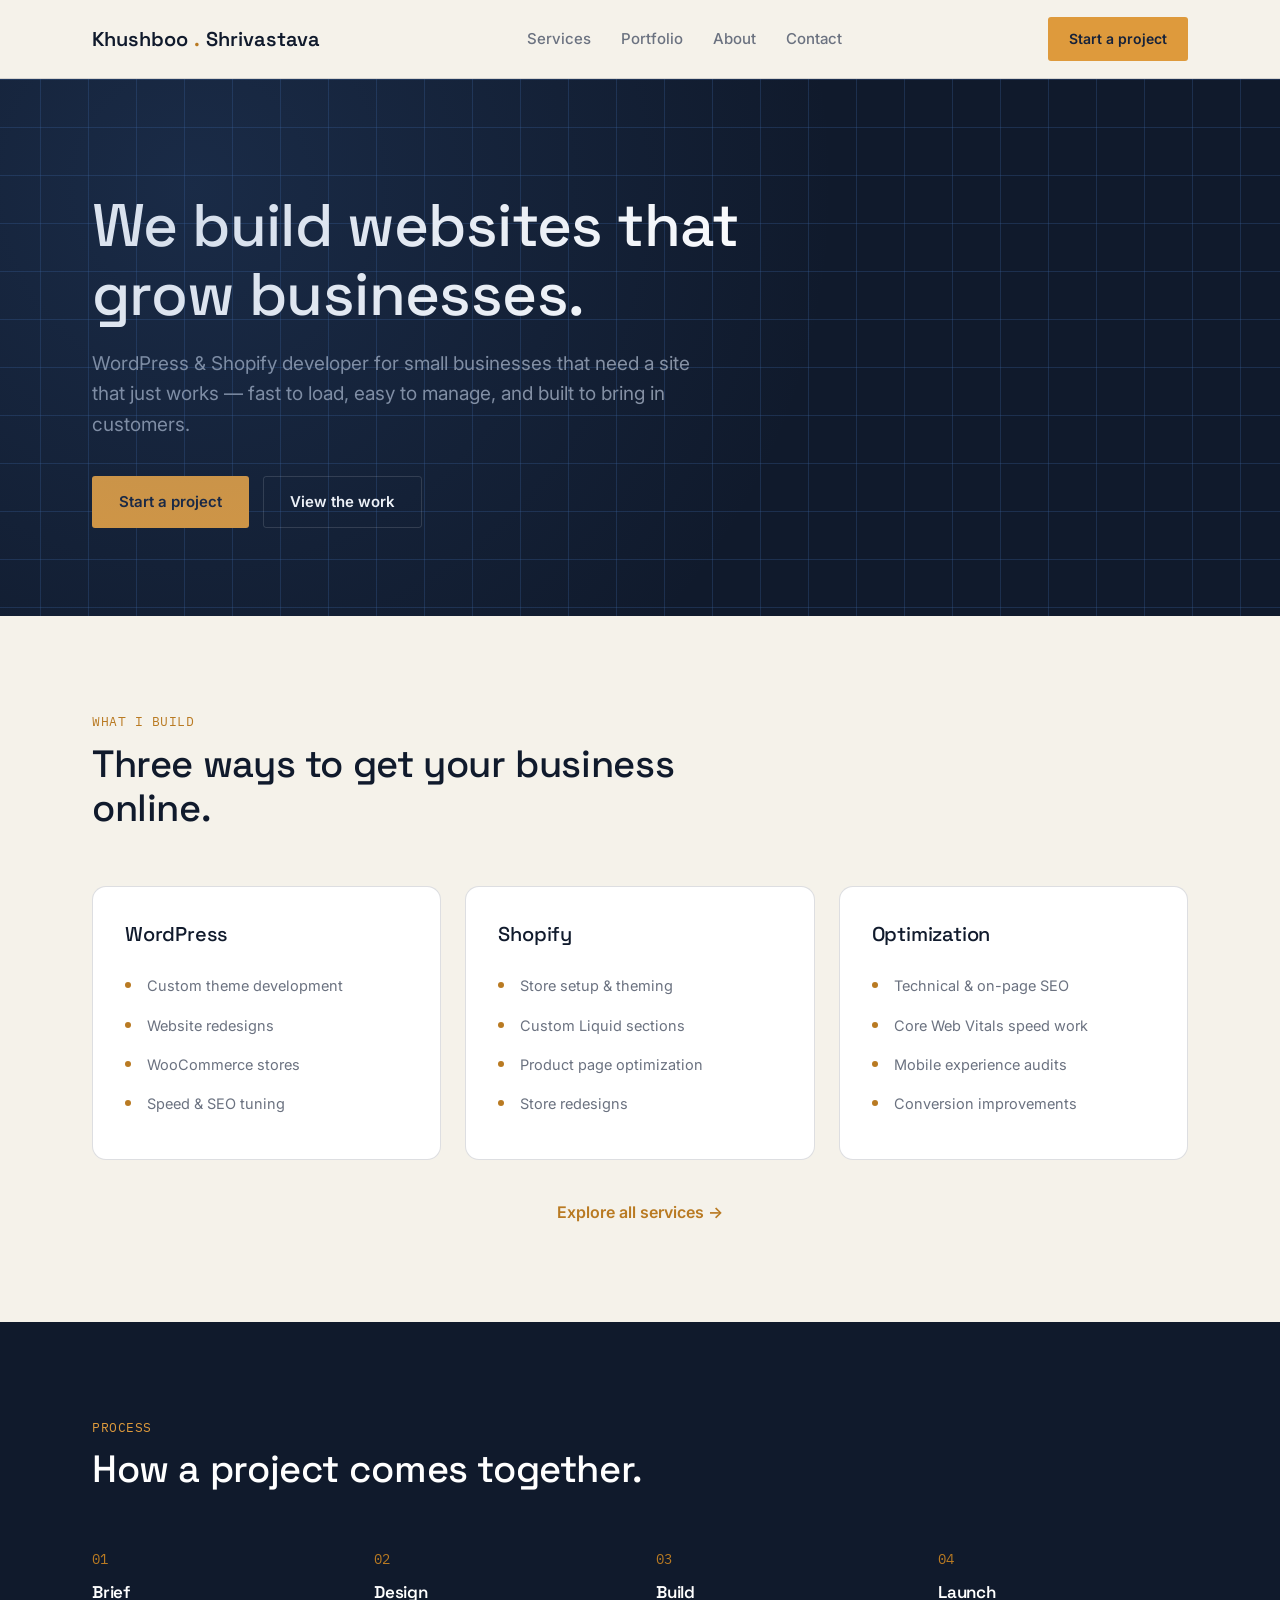
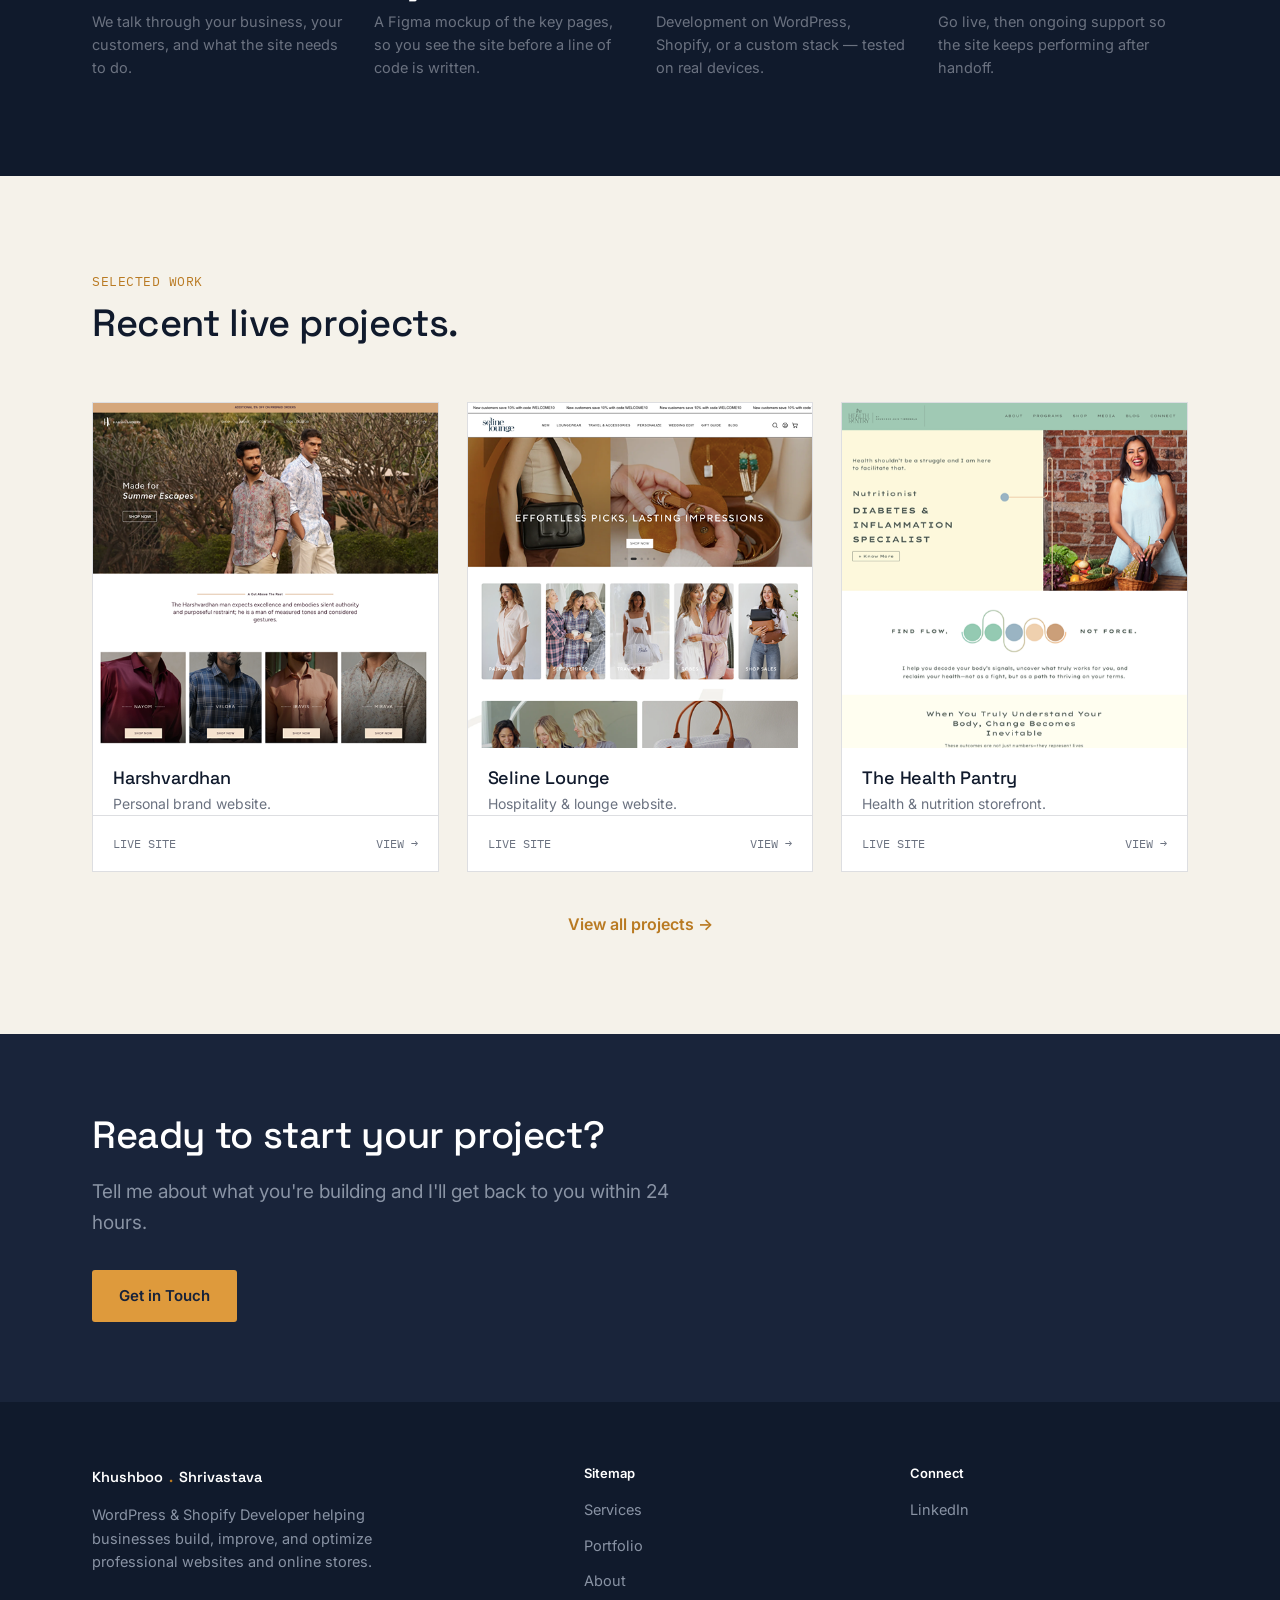
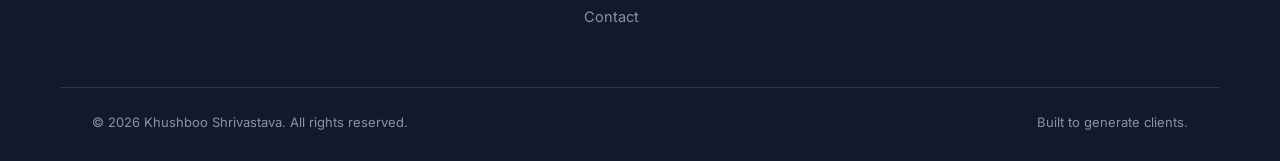
<file: index.html>
<!DOCTYPE html>
<html lang="en">
<head>
  <meta charset="UTF-8" />
  <meta name="viewport" content="width=device-width, initial-scale=1.0" />
  <title>Khushboo Shrivastava — WordPress &amp; Shopify Developer</title>
  <meta name="description" content="WordPress & Shopify developer building fast, reliable websites and stores for growing businesses." />
  <link rel="preconnect" href="https://fonts.googleapis.com">
  <link href="https://fonts.googleapis.com/css2?family=Space+Grotesk:wght@500;600;700&family=Inter:wght@400;500;600&family=IBM+Plex+Mono:wght@400;500&family=Source+Serif+4:opsz,wght@0,8..60,600&display=swap" rel="stylesheet">
  <link rel="stylesheet" href="/css/style.css" />
</head>
<body>

  <header class="navbar">
    <div class="container navbar-inner">
      <a href="/" class="logo">Khushboo<span class="mark">.</span>Shrivastava</a>
      <nav>
        <ul class="nav-links" id="navLinks">
          <li><a href="/services/">Services</a></li>
          <li><a href="/portfolio/">Portfolio</a></li>
          <!-- <li><a href="/pricing/">Pricing</a></li> -->
          <li><a href="/about/">About</a></li>
          <li><a href="/contact/">Contact</a></li>
        </ul>
      </nav>
      <button class="nav-toggle" id="navToggle" aria-label="Toggle menu" aria-expanded="false"><span></span><span></span><span></span></button>
      <a href="/contact/" class="btn btn-amber btn-sm">Start a project</a>
    </div>
  </header>

 <main>
    <section class="hero">
      <div class="container">
        <h1>We build websites that grow businesses.</h1>
        <p class="lead">WordPress &amp; Shopify developer for small businesses that need a site that just works — fast to load, easy to manage, and built to bring in customers.</p>
        <div class="hero-actions">
          <a href="contact.html" class="btn btn-amber">Start a project</a>
          <a href="portfolio.html" class="btn btn-outline-dark">View the work</a>
        </div>
      </div>
    </section>

    <section class="section">
      <div class="container">
        <div class="section-head">
          <p class="drawing-no on-paper">WHAT I BUILD</p>
          <h2>Three ways to get your business online.</h2>
        </div>
        <div class="cap-grid">
          <div class="cap-item">
            <h3>WordPress</h3>
            <ul>
              <li>Custom theme development</li>
              <li>Website redesigns</li>
              <li>WooCommerce stores</li>
              <li>Speed &amp; SEO tuning</li>
            </ul>
          </div>
          <div class="cap-item">
            <h3>Shopify</h3>
            <ul>
              <li>Store setup &amp; theming</li>
              <li>Custom Liquid sections</li>
              <li>Product page optimization</li>
              <li>Store redesigns</li>
            </ul>
          </div>
          <div class="cap-item">
            <h3>Optimization</h3>
            <ul>
              <li>Technical &amp; on-page SEO</li>
              <li>Core Web Vitals speed work</li>
              <li>Mobile experience audits</li>
              <li>Conversion improvements</li>
            </ul>
          </div>
        </div>
        <p class="center mt-40"><a href="services.html" class="text-link">Explore all services →</a></p>
      </div>
    </section>

    <section class="section section-ink">
      <div class="container">
        <div class="section-head">
          <p class="drawing-no">PROCESS</p>
          <h2 style="color:#fff;">How a project comes together.</h2>
        </div>
        <div class="process-strip">
          <div class="process-step">
            <span class="num">01</span>
            <h4 style="color:#fff;">Brief</h4>
            <p>We talk through your business, your customers, and what the site needs to do.</p>
          </div>
          <div class="process-step">
            <span class="num">02</span>
            <h4 style="color:#fff;">Design</h4>
            <p>A Figma mockup of the key pages, so you see the site before a line of code is written.</p>
          </div>
          <div class="process-step">
            <span class="num">03</span>
            <h4 style="color:#fff;">Build</h4>
            <p>Development on WordPress, Shopify, or a custom stack — tested on real devices.</p>
          </div>
          <div class="process-step">
            <span class="num">04</span>
            <h4 style="color:#fff;">Launch</h4>
            <p>Go live, then ongoing support so the site keeps performing after handoff.</p>
          </div>
        </div>
      </div>
    </section>

    <section class="section">
      <div class="container">
        <div class="section-head">
          <p class="drawing-no on-paper">SELECTED WORK</p>
          <h2>Recent live projects.</h2>
        </div>
        <div class="plan-grid">

          <a class="plan-card" href="https://harshvardhan.co/" target="_blank" rel="noopener">
            <img src="images/Harsh-Vardhan-08-31-2026_05_40_PM.png" alt="Harshvardhan website screenshot">
            <h3>Harshvardhan</h3>
            <p class="desc">Personal brand website.</p>
            <div class="plan-title-block"><span>LIVE SITE</span><span>VIEW →</span></div>
          </a>

          <a class="plan-card" href="https://selinelounge.com/" target="_blank" rel="noopener">
            <img src="images/Seline-Lounge-08-31-2026_05_37_PM.png" alt="Harshvardhan website screenshot">
            <h3>Seline Lounge</h3>
            <p class="desc">Hospitality &amp; lounge website.</p>
            <div class="plan-title-block"><span>LIVE SITE</span><span>VIEW →</span></div>
          </a>

          <a class="plan-card" href="https://thehealthpantry.in/" target="_blank" rel="noopener">
            <img src="images/Best-Diabetes-Inflammation-Nutritionist-Khushboo-Jain-Tibrewala-The-Health-Pantry-08-31-2026_05_34_PM.png" alt="Harshvardhan website screenshot">
            <h3>The Health Pantry</h3>
            <p class="desc">Health &amp; nutrition storefront.</p>
            <div class="plan-title-block"><span>LIVE SITE</span><span>VIEW →</span></div>
          </a>

        </div>
        <p class="center mt-40"><a href="portfolio.html" class="text-link">View all projects →</a></p>
      </div>
    </section>

    <section class="cta-band">
      <div class="container">
        <h2>Ready to start your project?</h2>
        <p class="lead">Tell me about what you're building and I'll get back to you within 24 hours.</p>
        <a href="contact.html" class="btn btn-amber">Get in Touch</a>
      </div>
    </section>
  </main>

  <footer class="footer">
    <div class="container footer-grid">
      <div class="footer-brand">
        <a href="/" class="logo">Khushboo<span class="mark">.</span>Shrivastava</a>
        <p>WordPress &amp; Shopify Developer helping businesses build, improve, and optimize professional websites and online stores.</p>
      </div>
      <div>
        <h4>Sitemap</h4>
        <ul>
          <li><a href="/services/">Services</a></li>
          <li><a href="/portfolio/">Portfolio</a></li>
          <!-- <li><a href="/pricing/">Pricing</a></li> -->
          <li><a href="/about/">About</a></li>
          <li><a href="/contact/">Contact</a></li>
        </ul>
      </div>
      <div>
        <h4>Connect</h4>
        <ul>
          <li><a href="https://www.linkedin.com/in/khushboo-shrivastava-5aa222146/" target="_blank" rel="noopener">LinkedIn</a></li>
        </ul>
      </div>
    </div>
    <div class="container footer-bottom">
      <p>&copy; 2026 Khushboo Shrivastava. All rights reserved.</p>
      <p>Built to generate clients.</p>
    </div>
  </footer>

  <script>
    const navToggle = document.getElementById('navToggle');
    const navLinks = document.getElementById('navLinks');
    if (navToggle && navLinks) {
      navToggle.addEventListener('click', () => {
        const isOpen = navLinks.classList.toggle('open');
        navToggle.classList.toggle('open', isOpen);
        navToggle.setAttribute('aria-expanded', isOpen ? 'true' : 'false');
      });
      navLinks.querySelectorAll('a').forEach(link => {
        link.addEventListener('click', () => {
          navLinks.classList.remove('open');
          navToggle.classList.remove('open');
          navToggle.setAttribute('aria-expanded', 'false');
        });
      });
    }
  </script>

</body>
</html>
</file>
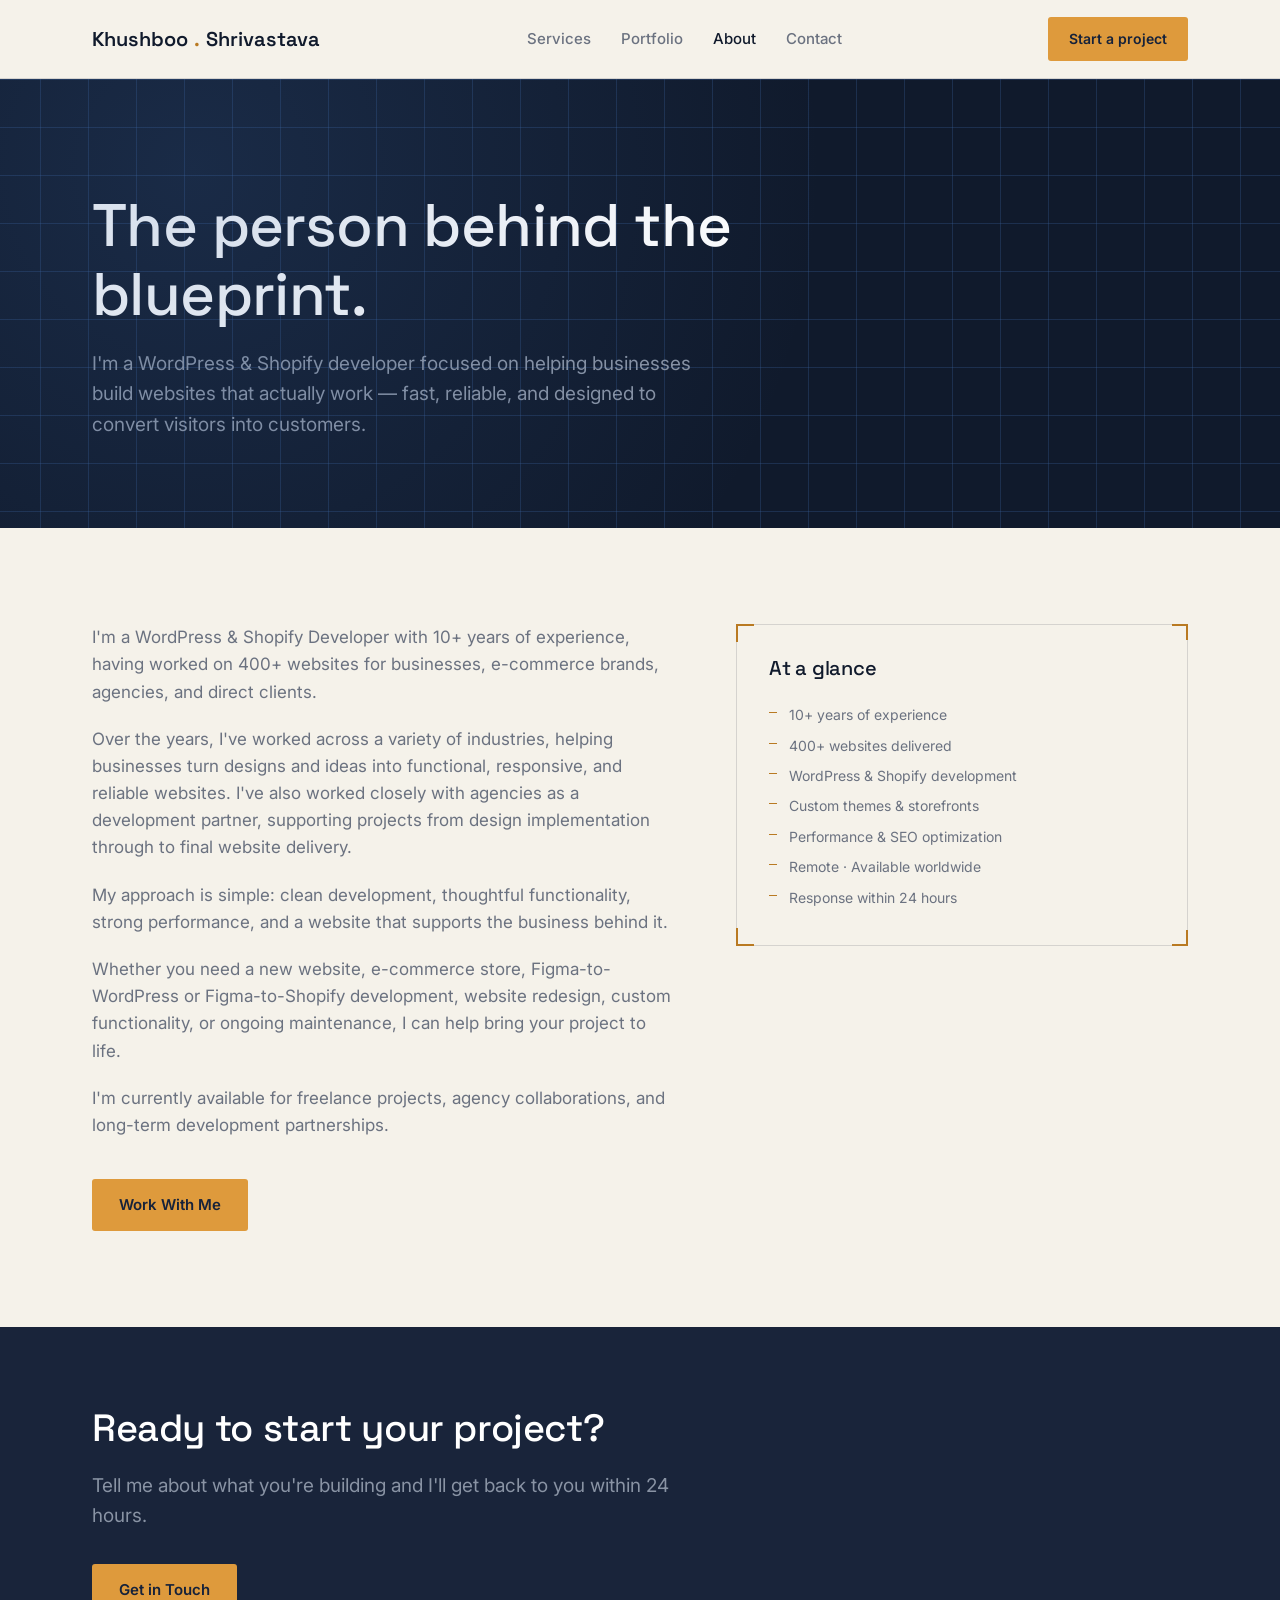
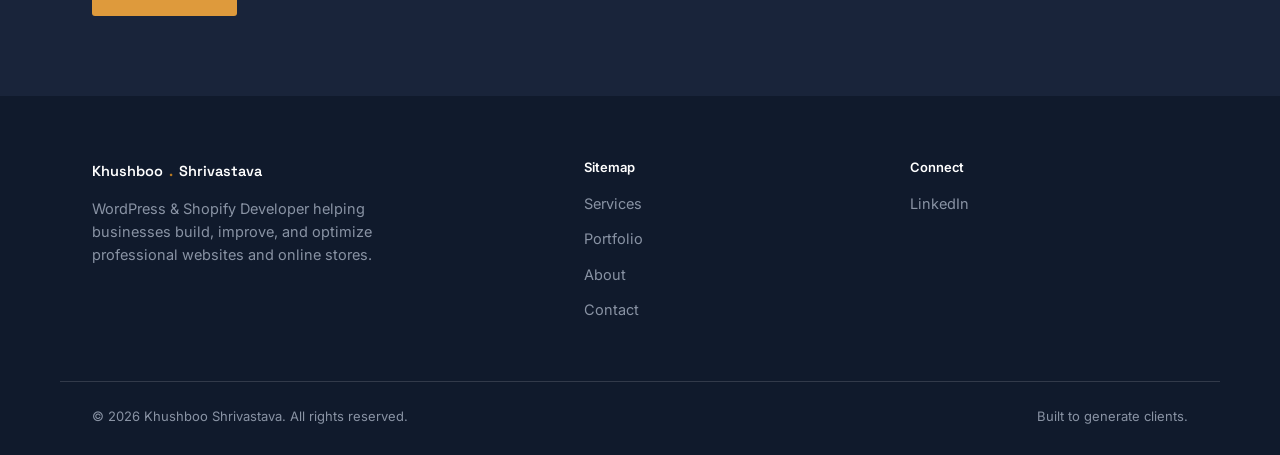
<file: about/index.html>
<!DOCTYPE html>
<html lang="en">
<head>
  <meta charset="UTF-8" />
  <meta name="viewport" content="width=device-width, initial-scale=1.0" />
  <title>About | Khushboo Shrivastava</title>
  <meta name="description" content="Khushboo Shrivastava — WordPress & Shopify Developer with 10+ years of experience and 400+ websites delivered." />
  <link rel="preconnect" href="https://fonts.googleapis.com">
  <link href="https://fonts.googleapis.com/css2?family=Space+Grotesk:wght@500;600;700&family=Inter:wght@400;500;600&family=IBM+Plex+Mono:wght@400;500&display=swap" rel="stylesheet">
  <link rel="stylesheet" href="/css/style.css" />
</head>
<body>

  <header class="navbar">
    <div class="container navbar-inner">
      <a href="/" class="logo">Khushboo<span class="mark">.</span>Shrivastava</a>
      <nav>
        <ul class="nav-links" id="navLinks">
          <li><a href="/services/">Services</a></li>
          <li><a href="/portfolio/">Portfolio</a></li>
          <!-- <li><a href="/pricing/">Pricing</a></li> -->
          <li><a href="/about/" class="active">About</a></li>
          <li><a href="/contact/">Contact</a></li>
        </ul>
      </nav>
      <button class="nav-toggle" id="navToggle" aria-label="Toggle menu" aria-expanded="false"><span></span><span></span><span></span></button>
      <a href="/contact/" class="btn btn-amber btn-sm">Start a project</a>
    </div>
  </header>

  <main>
    <section class="hero">
      <div class="container">
        <h1>The person behind the blueprint.</h1>
        <p class="lead">I'm a WordPress &amp; Shopify developer focused on helping businesses build websites that actually work — fast, reliable, and designed to convert visitors into customers.</p>
      </div>
    </section>

    <section class="section">
      <div class="container about-grid">
        <div class="about-copy">
          <p>
           I'm a WordPress & Shopify Developer with 10+ years of experience, having worked on 400+ websites for businesses, e-commerce brands, agencies, and direct clients.
        </p>
<p
          I specialize in building, customizing, and optimizing professional websites and e-commerce stores. My experience includes WordPress, Shopify, WooCommerce, custom themes, custom functionality, Figma-to-website development, responsive development, website performance optimization, and SEO corrections.
  </p>
<p>Over the years, I've worked across a variety of industries, helping businesses turn designs and ideas into functional, responsive, and reliable websites. I've also worked closely with agencies as a development partner, supporting projects from design implementation through to final website delivery.
</p>
<p>My approach is simple: clean development, thoughtful functionality, strong performance, and a website that supports the business behind it.
</p>
<p>Whether you need a new website, e-commerce store, Figma-to-WordPress or Figma-to-Shopify development, website redesign, custom functionality, or ongoing maintenance, I can help bring your project to life.
</p>
<p>I'm currently available for freelance projects, agency collaborations, and long-term development partnerships.</p>
          </p>
          
          <div class="mt-40">
            <a href="contact.html" class="btn btn-amber">Work With Me</a>
          </div>
        </div>

        <div class="plate plate-light facts-plate">
          <div class="tick-tr"></div>
          <div class="tick-br"></div>
          <h3>At a glance</h3>
          <ul class="check-list">
            <li>10+ years of experience</li>
            <li>400+ websites delivered</li>
            <li>WordPress &amp; Shopify development</li>
            <li>Custom themes &amp; storefronts</li>
            <li>Performance &amp; SEO optimization</li>
            <li>Remote · Available worldwide</li>
            <li>Response within 24 hours</li>
          </ul>
        </div>
      </div>
    </section>
     <section class="cta-band">
      <div class="container">
        <h2>Ready to start your project?</h2>
        <p class="lead">Tell me about what you're building and I'll get back to you within 24 hours.</p>
        <a href="/contact/" class="btn btn-amber">Get in Touch</a>
      </div>
    </section>
  </main>
  <footer class="footer">
    <div class="container footer-grid">
      <div class="footer-brand">
        <a href="/" class="logo">Khushboo<span class="mark">.</span>Shrivastava</a>
        <p>WordPress &amp; Shopify Developer helping businesses build, improve, and optimize professional websites and online stores.</p>
      </div>
      <div>
        <h4>Sitemap</h4>
        <ul>
          <li><a href="/services/">Services</a></li>
          <li><a href="/portfolio/">Portfolio</a></li>
          <!-- <li><a href="/pricing/">Pricing</a></li> -->
          <li><a href="/about/">About</a></li>
          <li><a href="/contact/">Contact</a></li>
        </ul>
      </div>
      <div>
        <h4>Connect</h4>
        <ul>
          <li><a href="https://www.linkedin.com/in/khushboo-shrivastava-5aa222146/" target="_blank" rel="noopener">LinkedIn</a></li>
        </ul>
      </div>
    </div>
    <div class="container footer-bottom">
      <p>&copy; 2026 Khushboo Shrivastava. All rights reserved.</p>
      <p>Built to generate clients.</p>
    </div>
  </footer>

  <script>
    const navToggle = document.getElementById('navToggle');
    const navLinks = document.getElementById('navLinks');
    if (navToggle && navLinks) {
      navToggle.addEventListener('click', () => {
        const isOpen = navLinks.classList.toggle('open');
        navToggle.classList.toggle('open', isOpen);
        navToggle.setAttribute('aria-expanded', isOpen ? 'true' : 'false');
      });
      navLinks.querySelectorAll('a').forEach(link => {
        link.addEventListener('click', () => {
          navLinks.classList.remove('open');
          navToggle.classList.remove('open');
          navToggle.setAttribute('aria-expanded', 'false');
        });
      });
    }
  </script>

</body>
</html>
</file>
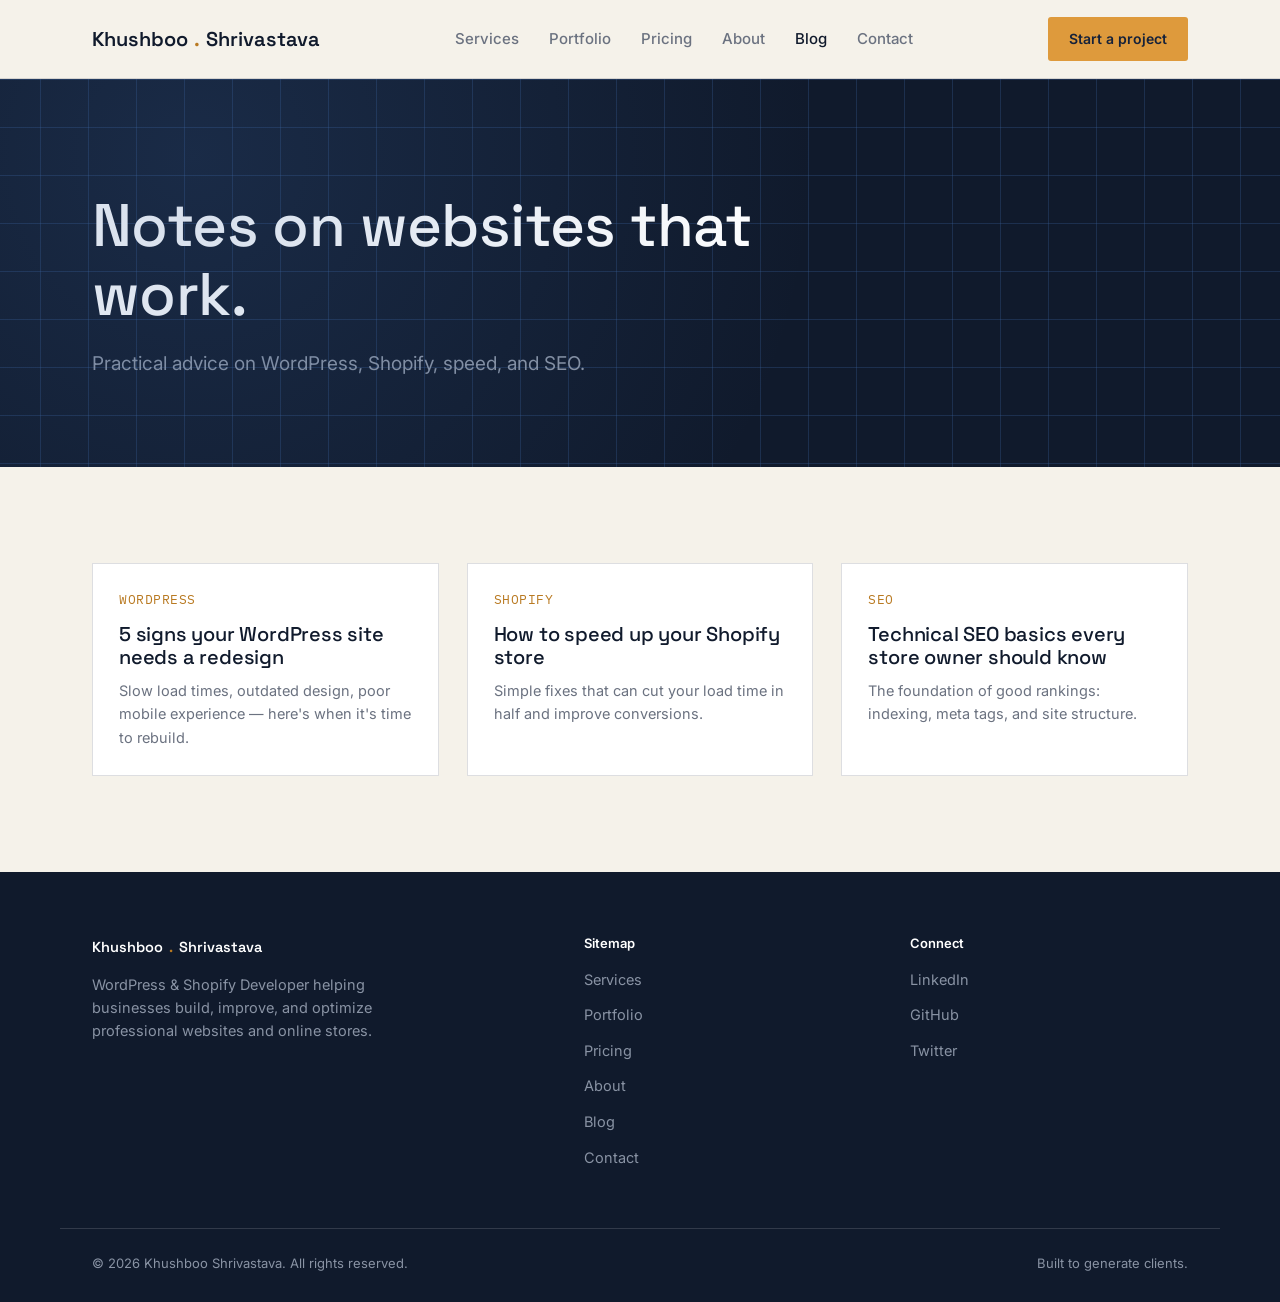
<file: blog/index.html>
<!DOCTYPE html>
<html lang="en">
<head>
  <meta charset="UTF-8" />
  <meta name="viewport" content="width=device-width, initial-scale=1.0" />
  <title>Blog | Khushboo Shrivastava</title>
  <meta name="description" content="Articles on WordPress, Shopify, and website optimization." />
  <link rel="preconnect" href="https://fonts.googleapis.com">
  <link href="https://fonts.googleapis.com/css2?family=Space+Grotesk:wght@500;600;700&family=Inter:wght@400;500;600&family=IBM+Plex+Mono:wght@400;500&display=swap" rel="stylesheet">
  <link rel="stylesheet" href="/css/style.css" />
</head>
<body>

  <header class="navbar">
    <div class="container navbar-inner">
      <a href="/" class="logo">Khushboo<span class="mark">.</span>Shrivastava</a>
      <nav>
        <ul class="nav-links" id="navLinks">
          <li><a href="/services/">Services</a></li>
          <li><a href="/portfolio/">Portfolio</a></li>
          <li><a href="/pricing/">Pricing</a></li>
          <li><a href="/about/">About</a></li>
          <li><a href="/blog/" class="active">Blog</a></li>
          <li><a href="/contact/">Contact</a></li>
        </ul>
      </nav>
      <button class="nav-toggle" id="navToggle" aria-label="Toggle menu" aria-expanded="false"><span></span><span></span><span></span></button>
      <a href="/contact/" class="btn btn-amber btn-sm">Start a project</a>
    </div>
  </header>

  <main>
    <section class="hero">
      <div class="container">
        <h1>Notes on websites that work.</h1>
        <p class="lead">Practical advice on WordPress, Shopify, speed, and SEO.</p>
      </div>
    </section>

    <section class="section">
      <div class="container">
        <div class="post-grid">
          <div class="post-card">
            <span class="drawing-no on-paper">WORDPRESS</span>
            <h3>5 signs your WordPress site needs a redesign</h3>
            <p class="desc">Slow load times, outdated design, poor mobile experience — here's when it's time to rebuild.</p>
          </div>
          <div class="post-card">
            <span class="drawing-no on-paper">SHOPIFY</span>
            <h3>How to speed up your Shopify store</h3>
            <p class="desc">Simple fixes that can cut your load time in half and improve conversions.</p>
          </div>
          <div class="post-card">
            <span class="drawing-no on-paper">SEO</span>
            <h3>Technical SEO basics every store owner should know</h3>
            <p class="desc">The foundation of good rankings: indexing, meta tags, and site structure.</p>
          </div>
        </div>
      </div>
    </section>
  </main>

  <footer class="footer">
    <div class="container footer-grid">
      <div class="footer-brand">
        <a href="/" class="logo">Khushboo<span class="mark">.</span>Shrivastava</a>
        <p>WordPress &amp; Shopify Developer helping businesses build, improve, and optimize professional websites and online stores.</p>
      </div>
      <div>
        <h4>Sitemap</h4>
        <ul>
          <li><a href="/services/">Services</a></li>
          <li><a href="/portfolio/">Portfolio</a></li>
          <li><a href="/pricing/">Pricing</a></li>
          <li><a href="/about/">About</a></li>
          <li><a href="/blog/">Blog</a></li>
          <li><a href="/contact/">Contact</a></li>
        </ul>
      </div>
      <div>
        <h4>Connect</h4>
        <ul>
          <li><a href="https://linkedin.com" target="_blank" rel="noopener">LinkedIn</a></li>
          <li><a href="https://github.com" target="_blank" rel="noopener">GitHub</a></li>
          <li><a href="https://twitter.com" target="_blank" rel="noopener">Twitter</a></li>
        </ul>
      </div>
    </div>
    <div class="container footer-bottom">
      <p>&copy; 2026 Khushboo Shrivastava. All rights reserved.</p>
      <p>Built to generate clients.</p>
    </div>
  </footer>

  <script>
    const navToggle = document.getElementById('navToggle');
    const navLinks = document.getElementById('navLinks');
    if (navToggle && navLinks) {
      navToggle.addEventListener('click', () => {
        const isOpen = navLinks.classList.toggle('open');
        navToggle.classList.toggle('open', isOpen);
        navToggle.setAttribute('aria-expanded', isOpen ? 'true' : 'false');
      });
      navLinks.querySelectorAll('a').forEach(link => {
        link.addEventListener('click', () => {
          navLinks.classList.remove('open');
          navToggle.classList.remove('open');
          navToggle.setAttribute('aria-expanded', 'false');
        });
      });
    }
  </script>

</body>
</html>
</file>
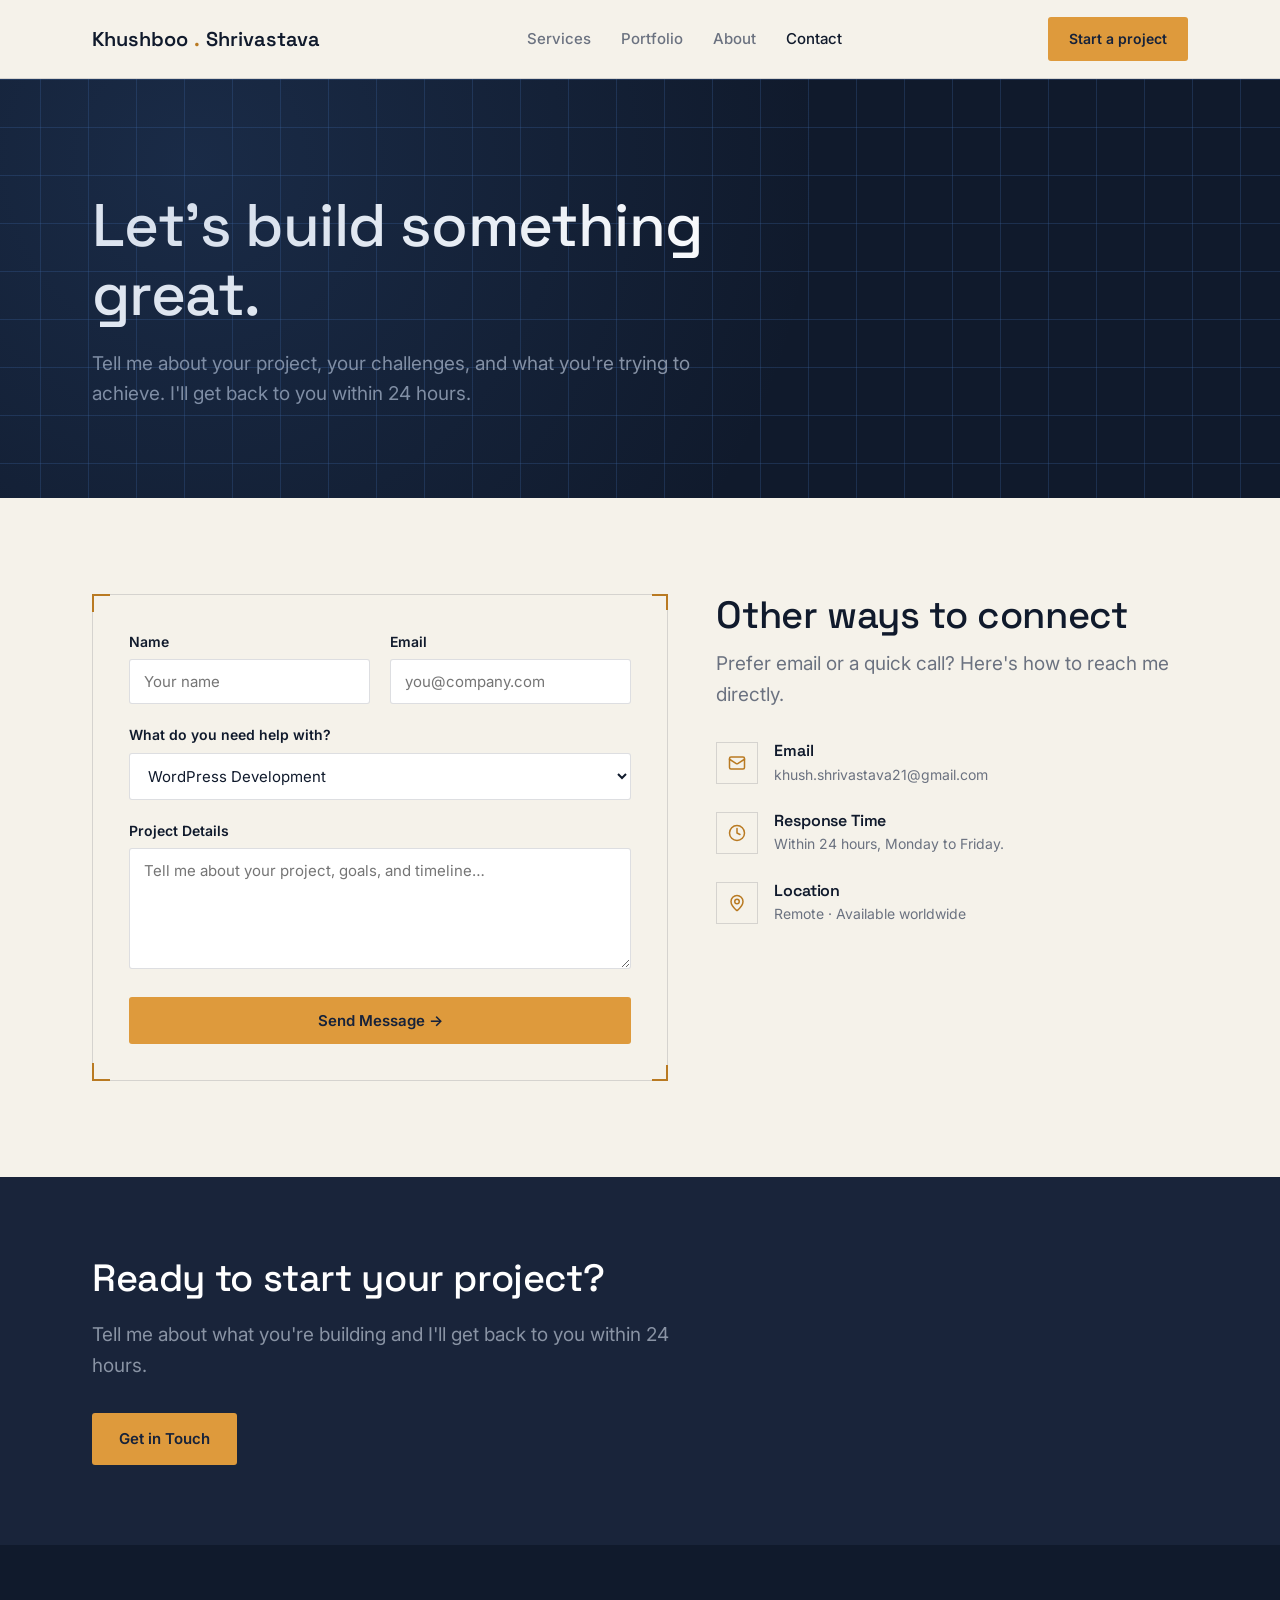
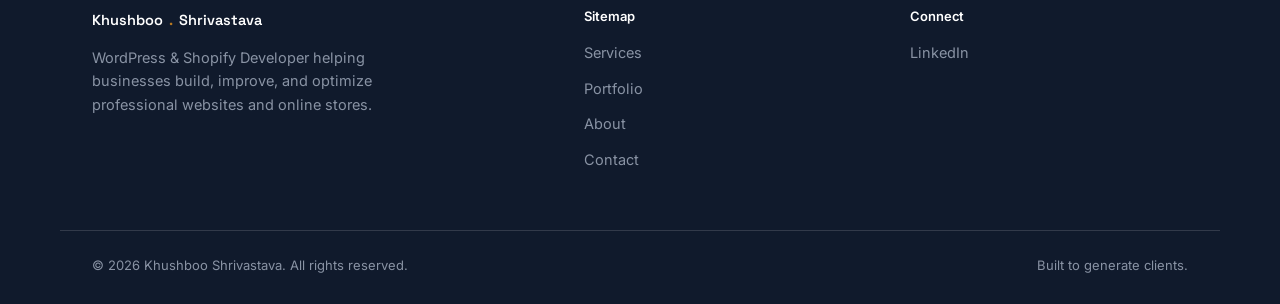
<file: contact/index.html>
<!DOCTYPE html>
<html lang="en">
<head>
  <meta charset="UTF-8" />
  <meta name="viewport" content="width=device-width, initial-scale=1.0" />
  <title>Contact | Khushboo Shrivastava</title>
  <meta name="description" content="Start a project with a WordPress & Shopify developer." />
  <link rel="preconnect" href="https://fonts.googleapis.com">
  <link href="https://fonts.googleapis.com/css2?family=Space+Grotesk:wght@500;600;700&family=Inter:wght@400;500;600&family=IBM+Plex+Mono:wght@400;500&display=swap" rel="stylesheet">
  <link rel="stylesheet" href="/css/style.css" />
</head>
<body>

  <header class="navbar">
    <div class="container navbar-inner">
      <a href="/" class="logo">Khushboo<span class="mark">.</span>Shrivastava</a>
      <nav>
        <ul class="nav-links" id="navLinks">
          <li><a href="/services/">Services</a></li>
          <li><a href="/portfolio/">Portfolio</a></li>
          <!-- <li><a href="/pricing/">Pricing</a></li> -->
          <li><a href="/about/">About</a></li>
          <li><a href="/contact/" class="active">Contact</a></li>
        </ul>
      </nav>
      <button class="nav-toggle" id="navToggle" aria-label="Toggle menu" aria-expanded="false"><span></span><span></span><span></span></button>
      <a href="/contact/" class="btn btn-amber btn-sm">Start a project</a>
    </div>
  </header>

  <main>
    <section class="hero">
      <div class="container">
        <h1>Let's build something great.</h1>
        <p class="lead">Tell me about your project, your challenges, and what you're trying to achieve. I'll get back to you within 24 hours.</p>
      </div>
    </section>

    <section class="section">
      <div class="container contact-grid">

        <div class="plate plate-light form-plate">
          <div class="tick-tr"></div>
          <div class="tick-br"></div>
        <form class="form-grid" action="https://formsubmit.co/khush.shrivastava21@gmail.com" method="POST" > <!-- FormSubmit settings --> 
          <input type="hidden" name="_subject" value="New Portfolio Website Enquiry"> 
          
          <input type="hidden" name="_template" value="table">
            <div>
              <label for="name">Name</label>
              <input type="text" id="name" name="name" placeholder="Your name" required />
            </div>
            <div>
              <label for="email">Email</label>
              <input type="email" id="email" name="email" placeholder="you@company.com" required />
            </div>
            <div class="full">
              <label for="service">What do you need help with?</label>
              <select id="service" name="service">
                <option>WordPress Development</option>
                <option>Shopify Development</option>
                <option>Website Optimization</option>
                <option>Something else</option>
              </select>
            </div>
            <div class="full">
              <label for="message">Project Details</label>
              <textarea id="message" name="message" rows="5" placeholder="Tell me about your project, goals, and timeline…" required></textarea>
            </div>
            <div class="full">
              <button type="submit" class="btn btn-amber" style="width:100%; justify-content:center;">Send Message &rarr;</button>
            </div>
          </form>
        </div>

        <div class="contact-side">
          <h2>Other ways to connect</h2>
          <p class="lead on-paper" style="margin-top:12px; margin-bottom:32px;">Prefer email or a quick call? Here's how to reach me directly.</p>

          <div class="info-item">
            <div class="info-icon">
              <svg xmlns="http://www.w3.org/2000/svg" viewBox="0 0 24 24" fill="none" stroke="currentColor" stroke-width="2" stroke-linecap="round" stroke-linejoin="round" aria-hidden="true"><rect width="20" height="16" x="2" y="4" rx="2"/><path d="m22 7-8.991 5.727a2 2 0 0 1-2.009 0L2 7"/></svg>
            </div>
            <div>
              <h4>Email</h4>
              <p>khush.shrivastava21@gmail.com</p>
            </div>
          </div>

          <div class="info-item">
            <div class="info-icon">
              <svg xmlns="http://www.w3.org/2000/svg" viewBox="0 0 24 24" fill="none" stroke="currentColor" stroke-width="2" stroke-linecap="round" stroke-linejoin="round" aria-hidden="true"><circle cx="12" cy="12" r="10"/><polyline points="12 6 12 12 16 14"/></svg>
            </div>
            <div>
              <h4>Response Time</h4>
              <p>Within 24 hours, Monday to Friday.</p>
            </div>
          </div>

          <div class="info-item">
            <div class="info-icon">
              <svg xmlns="http://www.w3.org/2000/svg" viewBox="0 0 24 24" fill="none" stroke="currentColor" stroke-width="2" stroke-linecap="round" stroke-linejoin="round" aria-hidden="true"><path d="M20 10c0 4.993-5.539 10.193-7.399 11.799a1 1 0 0 1-1.202 0C9.539 20.193 4 14.993 4 10a8 8 0 0 1 16 0"/><circle cx="12" cy="10" r="3"/></svg>
            </div>
            <div>
              <h4>Location</h4>
              <p>Remote · Available worldwide</p>
            </div>
          </div>
        </div>

      </div>
    </section>
     <section class="cta-band">
      <div class="container">
        <h2>Ready to start your project?</h2>
        <p class="lead">Tell me about what you're building and I'll get back to you within 24 hours.</p>
        <a href="/contact/" class="btn btn-amber">Get in Touch</a>
      </div>
    </section>
  </main>

  <footer class="footer">
    <div class="container footer-grid">
      <div class="footer-brand">
        <a href="/" class="logo">Khushboo<span class="mark">.</span>Shrivastava</a>
        <p>WordPress &amp; Shopify Developer helping businesses build, improve, and optimize professional websites and online stores.</p>
      </div>
      <div>
        <h4>Sitemap</h4>
        <ul>
          <li><a href="/services/">Services</a></li>
          <li><a href="/portfolio/">Portfolio</a></li>
          <!-- <li><a href="/pricing/">Pricing</a></li> -->
          <li><a href="/about/">About</a></li>
          <li><a href="/contact/">Contact</a></li>
        </ul>
      </div>
      <div>
        <h4>Connect</h4>
        <ul>
          <li><a href="https://www.linkedin.com/in/khushboo-shrivastava-5aa222146/" target="_blank" rel="noopener">LinkedIn</a></li>
        </ul>
      </div>
    </div>
    <div class="container footer-bottom">
      <p>&copy; 2026 Khushboo Shrivastava. All rights reserved.</p>
      <p>Built to generate clients.</p>
    </div>
  </footer>

  <script>
    const navToggle = document.getElementById('navToggle');
    const navLinks = document.getElementById('navLinks');
    if (navToggle && navLinks) {
      navToggle.addEventListener('click', () => {
        const isOpen = navLinks.classList.toggle('open');
        navToggle.classList.toggle('open', isOpen);
        navToggle.setAttribute('aria-expanded', isOpen ? 'true' : 'false');
      });
      navLinks.querySelectorAll('a').forEach(link => {
        link.addEventListener('click', () => {
          navLinks.classList.remove('open');
          navToggle.classList.remove('open');
          navToggle.setAttribute('aria-expanded', 'false');
        });
      });
    }
  </script>

</body>
</html>
</file>
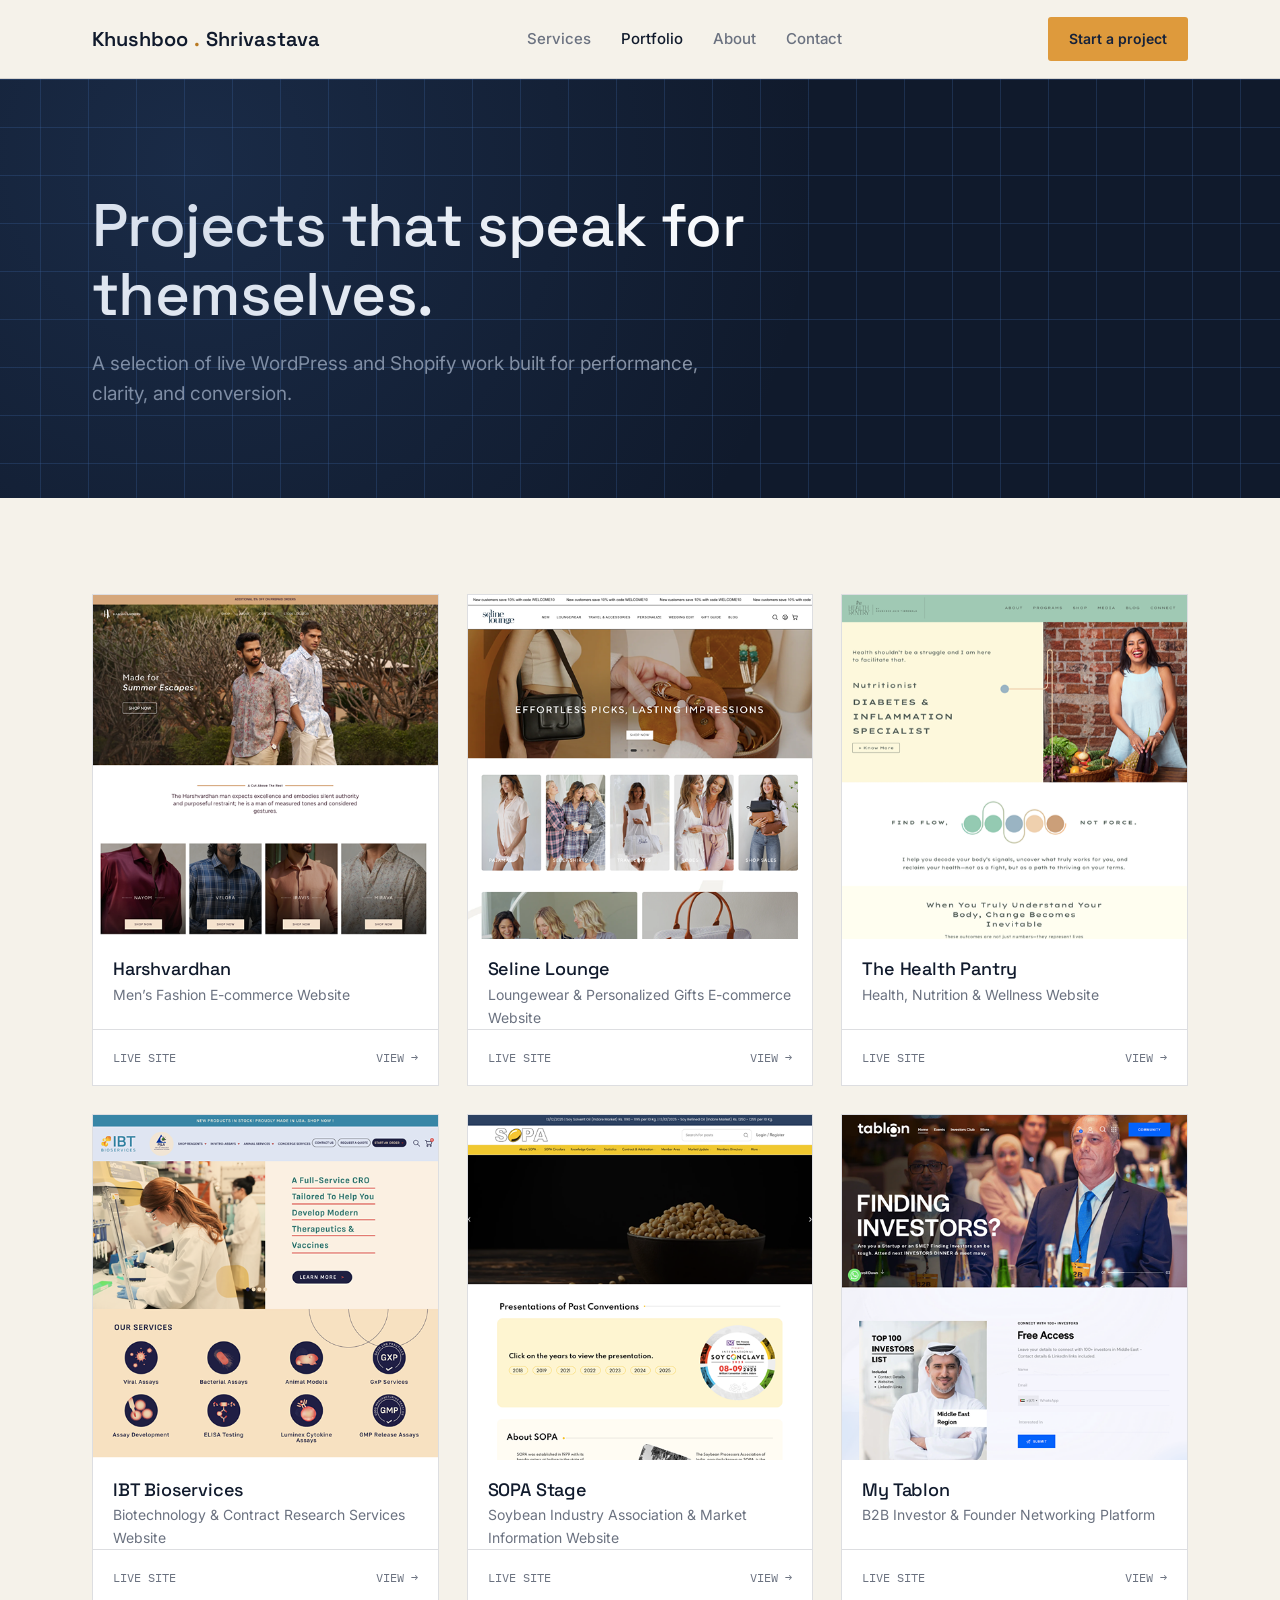
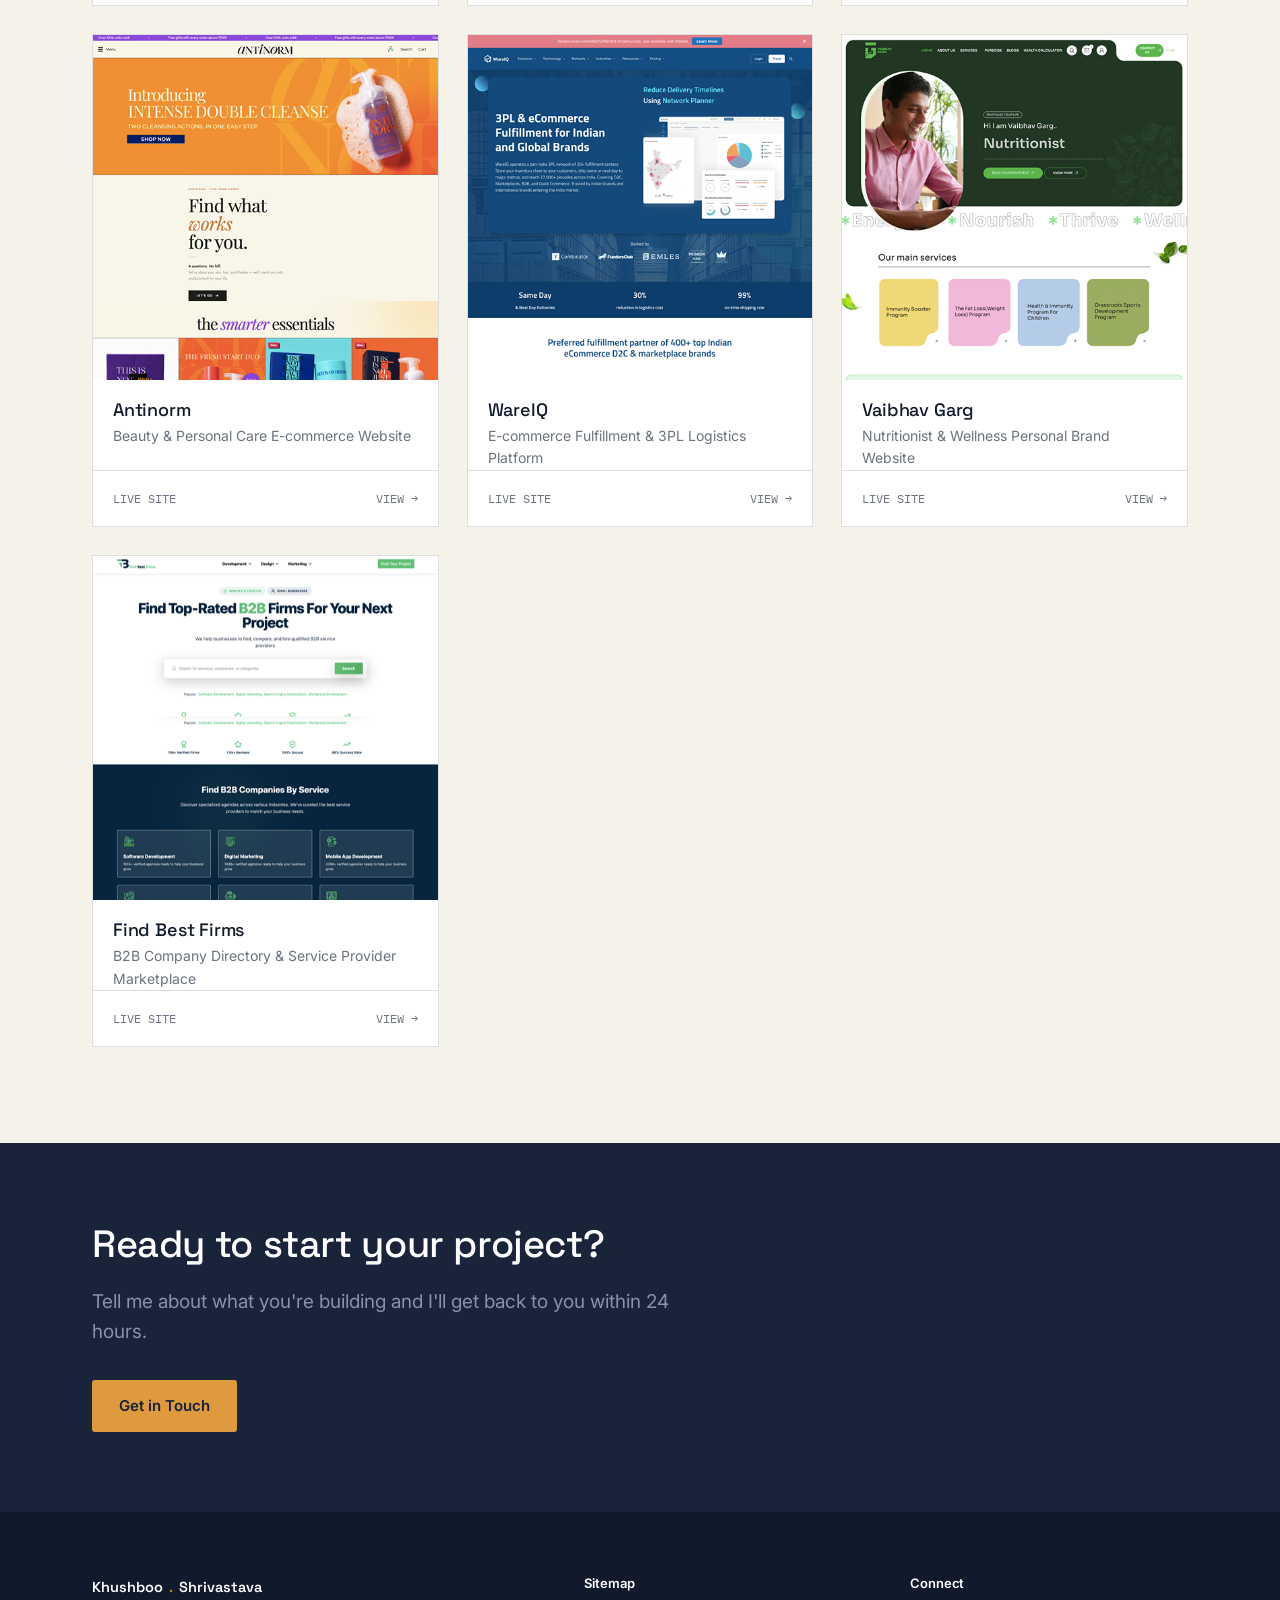
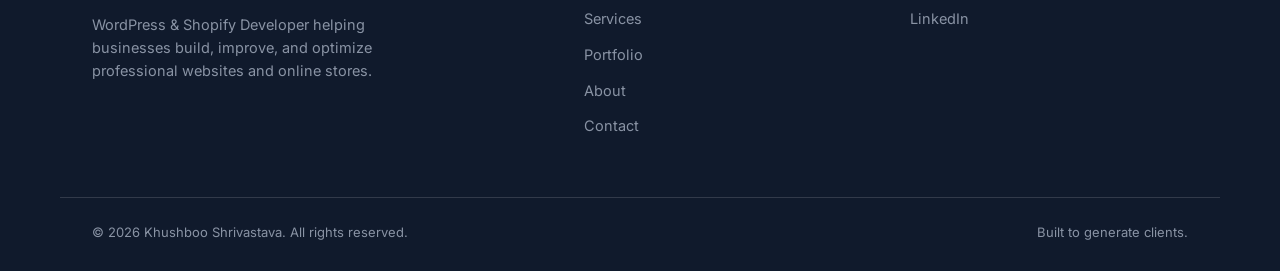
<file: portfolio/index.html>
<!DOCTYPE html>
<html lang="en">
<head>
  <meta charset="UTF-8" />
  <meta name="viewport" content="width=device-width, initial-scale=1.0" />
  <title>Portfolio | Khushboo Shrivastava</title>
  <meta name="description" content="Live WordPress and Shopify projects built by Khushboo Shrivastava." />
  <link rel="preconnect" href="https://fonts.googleapis.com">
  <link href="https://fonts.googleapis.com/css2?family=Space+Grotesk:wght@500;600;700&family=Inter:wght@400;500;600&family=IBM+Plex+Mono:wght@400;500&display=swap" rel="stylesheet">
  <link rel="stylesheet" href="/css/style.css" />
</head>
<body>

  <header class="navbar">
    <div class="container navbar-inner">
      <a href="/" class="logo">Khushboo<span class="mark">.</span>Shrivastava</a>
      <nav>
        <ul class="nav-links" id="navLinks">
          <li><a href="/services/">Services</a></li>
          <li><a href="/portfolio/" class="active">Portfolio</a></li>
          <!-- <li><a href="/pricing/">Pricing</a></li> -->
          <li><a href="/about/">About</a></li>
          <li><a href="/contact/">Contact</a></li>
        </ul>
      </nav>
      <button class="nav-toggle" id="navToggle" aria-label="Toggle menu" aria-expanded="false"><span></span><span></span><span></span></button>
      <a href="/contact/" class="btn btn-amber btn-sm">Start a project</a>
    </div>
  </header>

  <main>
    <section class="hero">
      <div class="container">
        <h1>Projects that speak for themselves.</h1>
        <p class="lead">A selection of live WordPress and Shopify work built for performance, clarity, and conversion.</p>
      </div>
    </section>

    <section class="section">
      <div class="container">
        <div class="plan-grid">

          <a class="plan-card" href="https://harshvardhan.co/" target="_blank" rel="noopener">
            <img src="images/Harsh-Vardhan-08-31-2026_05_40_PM.png" alt="Harshvardhan website screenshot" />
            <h3>Harshvardhan</h3>
            <p class="desc">Men’s Fashion E-commerce Website</p>
            <div class="plan-title-block"><span>LIVE SITE</span><span>VIEW &rarr;</span></div>
          </a>

          <a class="plan-card" href="https://selinelounge.com/" target="_blank" rel="noopener">
            <img src="images/Seline-Lounge-08-31-2026_05_37_PM.png" alt="Harshvardhan website screenshot" />
            <h3>Seline Lounge</h3>
            <p class="desc">Loungewear & Personalized Gifts E-commerce Website</p>
            <div class="plan-title-block"><span>LIVE SITE</span><span>VIEW &rarr;</span></div>
          </a>
         
          <a class="plan-card" href="https://thehealthpantry.in/" target="_blank" rel="noopener">
           <img src="images/Best-Diabetes-Inflammation-Nutritionist-Khushboo-Jain-Tibrewala-The-Health-Pantry-08-31-2026_05_34_PM.png" alt="Harshvardhan website screenshot" />
            <h3>The Health Pantry</h3>
            <p class="desc">Health, Nutrition & Wellness Website</p>
            <div class="plan-title-block"><span>LIVE SITE</span><span>VIEW &rarr;</span></div>
          </a>
           
          <a class="plan-card" href="https://ibtbioservices.com/" target="_blank" rel="noopener">
            <img src="images/IBT-Bioservices-Full-Service-Clinical-Preclinical-CRO-08-31-2026_06_25_PM.png" alt="Harshvardhan website screenshot" />
            <h3>IBT Bioservices</h3>
            <p class="desc">Biotechnology & Contract Research Services Website</p>
            <div class="plan-title-block"><span>LIVE SITE</span><span>VIEW &rarr;</span></div>
          </a>
          
           <a class="plan-card" href="https://sopa.org/" target="_blank" rel="noopener">
           <img src="images/SOPA-–-The-Soybean-Processors-Association-of-India-08-31-2026_06_28_PM.png" alt="Harshvardhan website screenshot" />
            <h3>SOPA Stage</h3>
            <p class="desc">Soybean Industry Association & Market Information Website</p>
            <div class="plan-title-block"><span>LIVE SITE</span><span>VIEW &rarr;</span></div>
          </a>
          
           <a class="plan-card" href="https://mytablon.com/" target="_blank" rel="noopener">
           <img src="images/Finding-Investor-for-Startup-Connect-with-100-Investors-08-31-2026_06_29_PM.png" alt="Harshvardhan website screenshot" />
            <h3>My Tablon</h3>
            <p class="desc">B2B Investor & Founder Networking Platform</p>
            <div class="plan-title-block"><span>LIVE SITE</span><span>VIEW &rarr;</span></div>
          </a>
          
          <a class="plan-card" href="https://antinorm.co/" target="_blank" rel="noopener">
            <img src="images/Antinorm-08-31-2026_06_30_PM.png" alt="Harshvardhan website screenshot" />
            <h3>Antinorm</h3>
            <p class="desc">Beauty & Personal Care E-commerce Website</p>
            <div class="plan-title-block"><span>LIVE SITE</span><span>VIEW &rarr;</span></div>
          </a>

          <a class="plan-card" href="https://wareiq.com/" target="_blank" rel="noopener">
            <img src="images/eCommerce-Fulfillment-3PL-India-WareIQ-08-31-2026_06_32_PM.png" alt="Harshvardhan website screenshot" />
            <h3>WareIQ</h3>
            <p class="desc">E-commerce Fulfillment & 3PL Logistics Platform</p>
            <div class="plan-title-block"><span>LIVE SITE</span><span>VIEW &rarr;</span></div>
          </a>

          <a class="plan-card" href="https://vaibhavgarg.com/" target="_blank" rel="noopener">
            <img src="images/Home-Vaibhav-Garg-08-31-2026_06_33_PM.png" alt="Harshvardhan website screenshot" />
            <h3>Vaibhav Garg</h3>
            <p class="desc">Nutritionist & Wellness Personal Brand Website</p>
            <div class="plan-title-block"><span>LIVE SITE</span><span>VIEW &rarr;</span></div>
          </a>

         <a class="plan-card" href="https://findbestfirms.com/" target="_blank" rel="noopener">
           <img src="images/Findbestfirms-Your-Guide-to-Top-Firms-08-31-2026_06_43_PM (1).png" alt="Harshvardhan website screenshot" />
            <h3>Find Best Firms</h3>
            <p class="desc">B2B Company Directory & Service Provider Marketplace</p>
            <div class="plan-title-block"><span>LIVE SITE</span><span>VIEW &rarr;</span></div>
          </a>

        </div>
      </div>
    </section>
     <section class="cta-band">
      <div class="container">
        <h2>Ready to start your project?</h2>
        <p class="lead">Tell me about what you're building and I'll get back to you within 24 hours.</p>
        <a href="/contact/" class="btn btn-amber">Get in Touch</a>
      </div>
    </section>
  </main>


  <footer class="footer">
    <div class="container footer-grid">
      <div class="footer-brand">
        <a href="/" class="logo">Khushboo<span class="mark">.</span>Shrivastava</a>
        <p>WordPress &amp; Shopify Developer helping businesses build, improve, and optimize professional websites and online stores.</p>
      </div>
      <div>
        <h4>Sitemap</h4>
        <ul>
          <li><a href="/services/">Services</a></li>
          <li><a href="/portfolio/">Portfolio</a></li>
          <!-- <li><a href="/pricing/">Pricing</a></li> -->
          <li><a href="/about/">About</a></li>
          <li><a href="/contact/">Contact</a></li>
        </ul>
      </div>
      <div>
        <h4>Connect</h4>
        <ul>
          <li><a href="https://www.linkedin.com/in/khushboo-shrivastava-5aa222146/" target="_blank" rel="noopener">LinkedIn</a></li>
        </ul>
      </div>
    </div>
    <div class="container footer-bottom">
      <p>&copy; 2026 Khushboo Shrivastava. All rights reserved.</p>
      <p>Built to generate clients.</p>
    </div>
  </footer>

  <script>
    const navToggle = document.getElementById('navToggle');
    const navLinks = document.getElementById('navLinks');
    if (navToggle && navLinks) {
      navToggle.addEventListener('click', () => {
        const isOpen = navLinks.classList.toggle('open');
        navToggle.classList.toggle('open', isOpen);
        navToggle.setAttribute('aria-expanded', isOpen ? 'true' : 'false');
      });
      navLinks.querySelectorAll('a').forEach(link => {
        link.addEventListener('click', () => {
          navLinks.classList.remove('open');
          navToggle.classList.remove('open');
          navToggle.setAttribute('aria-expanded', 'false');
        });
      });
    }
  </script>

</body>
</html>
</file>
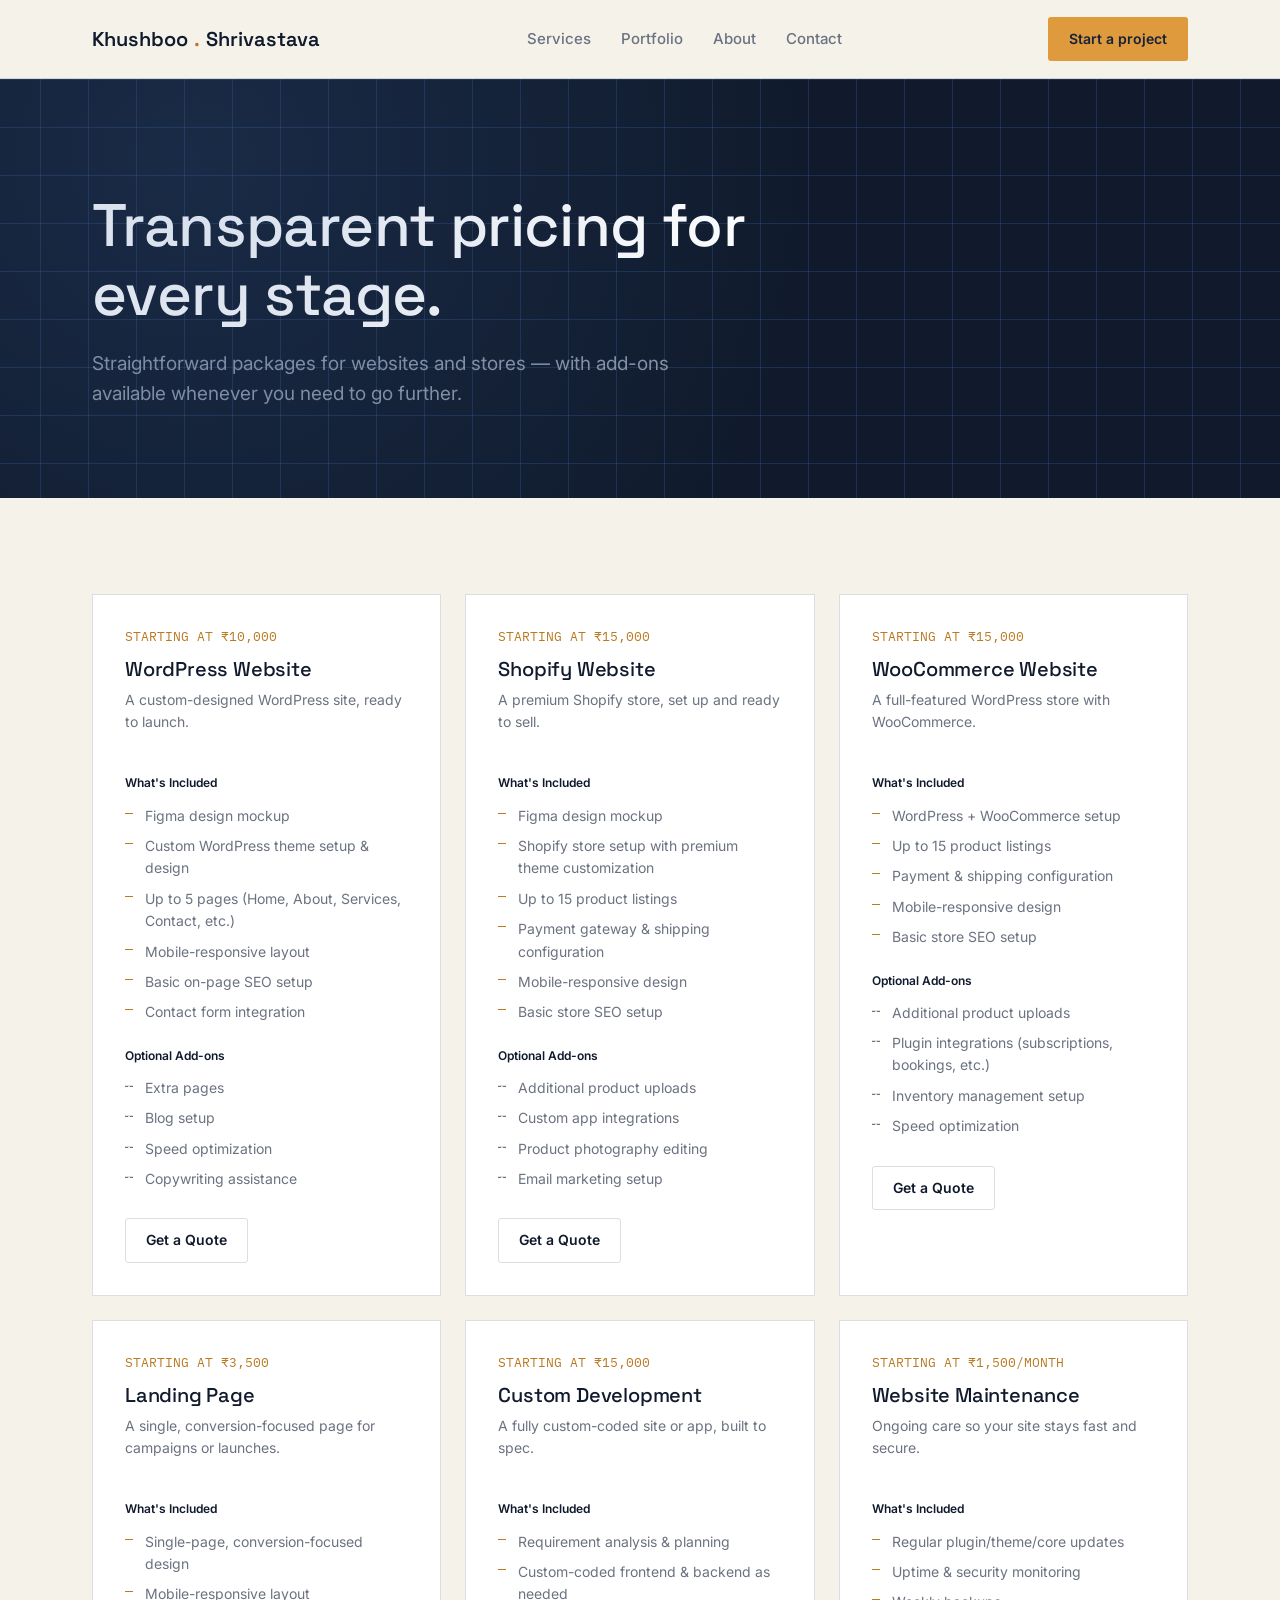
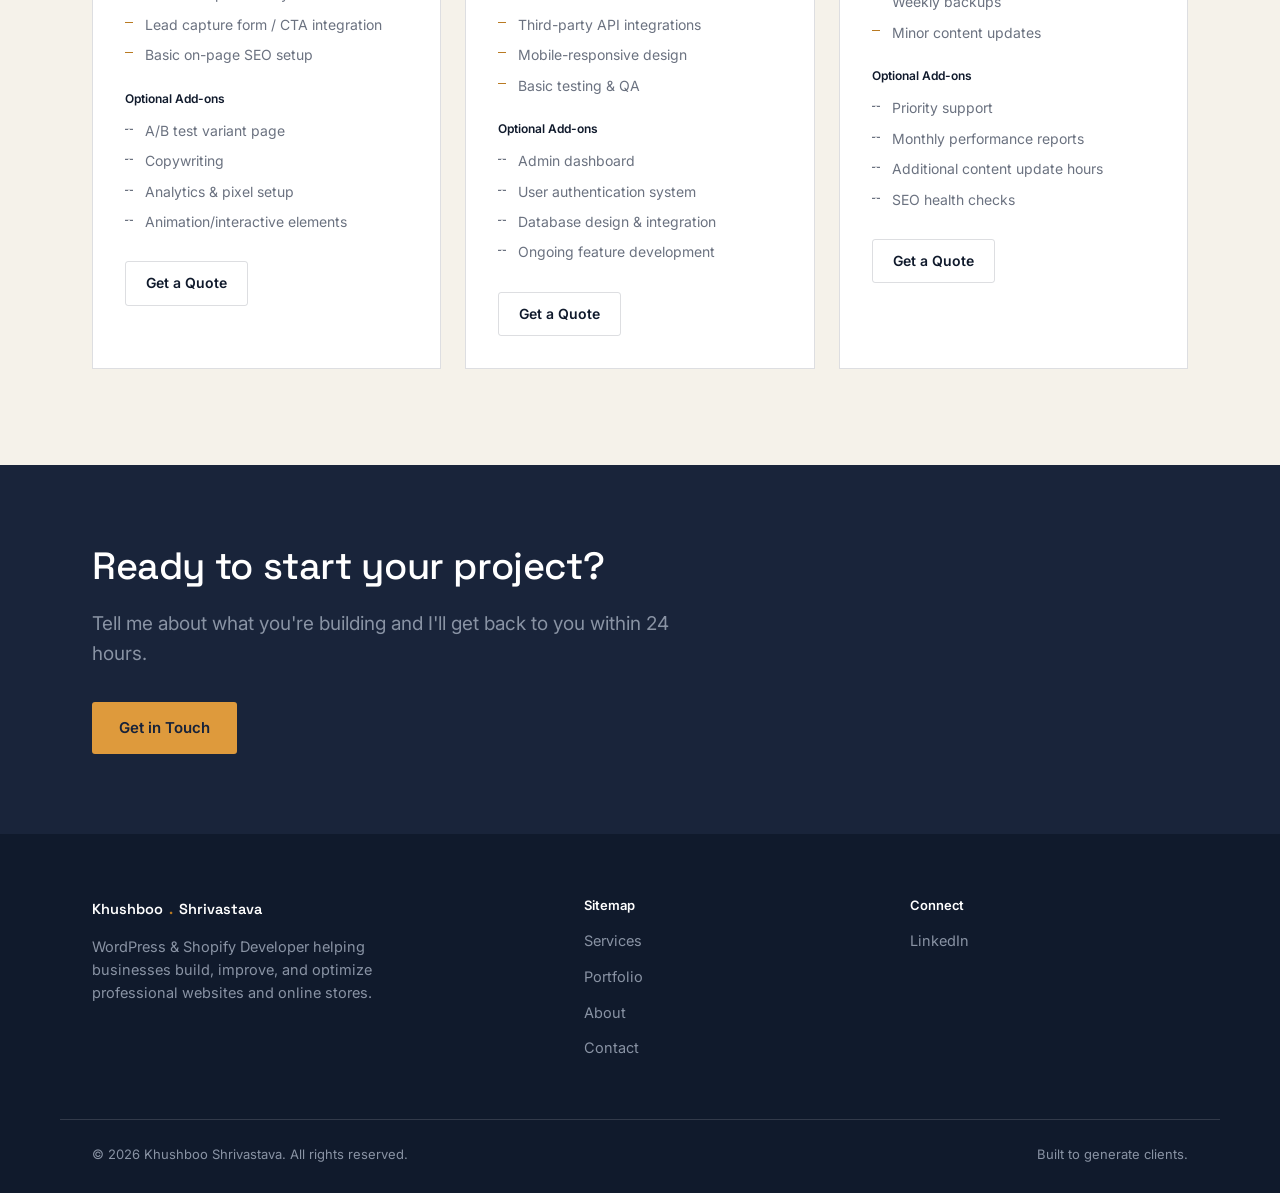
<file: pricing/index.html>
<!DOCTYPE html>
<html lang="en">
<head>
  <meta charset="UTF-8" />
  <meta name="viewport" content="width=device-width, initial-scale=1.0" />
  <title>Pricing | Khushboo Shrivastava</title>
  <meta name="description" content="Transparent WordPress, Shopify, and website development pricing for every stage of your online presence." />
  <link rel="preconnect" href="https://fonts.googleapis.com">
  <link href="https://fonts.googleapis.com/css2?family=Space+Grotesk:wght@500;600;700&family=Inter:wght@400;500;600&family=IBM+Plex+Mono:wght@400;500&display=swap" rel="stylesheet">
  <link rel="stylesheet" href="/css/style.css" />
</head>
<body>

  <header class="navbar">
    <div class="container navbar-inner">
      <a href="/" class="logo">Khushboo<span class="mark">.</span>Shrivastava</a>
      <nav>
        <ul class="nav-links" id="navLinks">
          <li><a href="/services/">Services</a></li>
          <li><a href="/portfolio/">Portfolio</a></li>
          <!-- <li><a href="/pricing/" class="active">Pricing</a></li> -->
          <li><a href="/about/">About</a></li>
          <li><a href="/contact/">Contact</a></li>
        </ul>
      </nav>
      <button class="nav-toggle" id="navToggle" aria-label="Toggle menu" aria-expanded="false"><span></span><span></span><span></span></button>
      <a href="/contact/" class="btn btn-amber btn-sm">Start a project</a>
    </div>
  </header>

  <main>
    <section class="hero">
      <div class="container">
        <h1>Transparent pricing for every stage.</h1>
        <p class="lead">Straightforward packages for websites and stores — with add-ons available whenever you need to go further.</p>
      </div>
    </section>

    <section class="section">
      <div class="container">
        <div class="price-grid">

          <div class="price-card">
            <p class="price-tag">STARTING AT ₹10,000</p>
            <h3>WordPress Website</h3>
            <p class="price-card-sub">A custom-designed WordPress site, ready to launch.</p>

            <p class="price-section-label">What's Included</p>
            <ul class="check-list">
              <li>Figma design mockup</li>
              <li>Custom WordPress theme setup &amp; design</li>
              <li>Up to 5 pages (Home, About, Services, Contact, etc.)</li>
              <li>Mobile-responsive layout</li>
              <li>Basic on-page SEO setup</li>
              <li>Contact form integration</li>
            </ul>

            <p class="price-section-label">Optional Add-ons</p>
            <ul class="addon-list">
              <li>Extra pages</li>
              <li>Blog setup</li>
              <li>Speed optimization</li>
              <li>Copywriting assistance</li>
            </ul>

            <a href="/contact/" class="btn btn-outline-light btn-sm">Get a Quote</a>
          </div>

          <div class="price-card">
            <p class="price-tag">STARTING AT ₹15,000</p>
            <h3>Shopify Website</h3>
            <p class="price-card-sub">A premium Shopify store, set up and ready to sell.</p>

            <p class="price-section-label">What's Included</p>
            <ul class="check-list">
              <li>Figma design mockup</li>
              <li>Shopify store setup with premium theme customization</li>
              <li>Up to 15 product listings</li>
              <li>Payment gateway &amp; shipping configuration</li>
              <li>Mobile-responsive design</li>
              <li>Basic store SEO setup</li>
            </ul>

            <p class="price-section-label">Optional Add-ons</p>
            <ul class="addon-list">
              <li>Additional product uploads</li>
              <li>Custom app integrations</li>
              <li>Product photography editing</li>
              <li>Email marketing setup</li>
            </ul>

            <a href="/contact/" class="btn btn-outline-light btn-sm">Get a Quote</a>
          </div>

          <div class="price-card">
            <p class="price-tag">STARTING AT ₹15,000</p>
            <h3>WooCommerce Website</h3>
            <p class="price-card-sub">A full-featured WordPress store with WooCommerce.</p>

            <p class="price-section-label">What's Included</p>
            <ul class="check-list">
              <li>WordPress + WooCommerce setup</li>
              <li>Up to 15 product listings</li>
              <li>Payment &amp; shipping configuration</li>
              <li>Mobile-responsive design</li>
              <li>Basic store SEO setup</li>
            </ul>

            <p class="price-section-label">Optional Add-ons</p>
            <ul class="addon-list">
              <li>Additional product uploads</li>
              <li>Plugin integrations (subscriptions, bookings, etc.)</li>
              <li>Inventory management setup</li>
              <li>Speed optimization</li>
            </ul>

            <a href="/contact/" class="btn btn-outline-light btn-sm">Get a Quote</a>
          </div>

          <div class="price-card">
            <p class="price-tag">STARTING AT ₹3,500</p>
            <h3>Landing Page</h3>
            <p class="price-card-sub">A single, conversion-focused page for campaigns or launches.</p>

            <p class="price-section-label">What's Included</p>
            <ul class="check-list">
              <li>Single-page, conversion-focused design</li>
              <li>Mobile-responsive layout</li>
              <li>Lead capture form / CTA integration</li>
              <li>Basic on-page SEO setup</li>
            </ul>

            <p class="price-section-label">Optional Add-ons</p>
            <ul class="addon-list">
              <li>A/B test variant page</li>
              <li>Copywriting</li>
              <li>Analytics &amp; pixel setup</li>
              <li>Animation/interactive elements</li>
            </ul>

            <a href="/contact/" class="btn btn-outline-light btn-sm">Get a Quote</a>
          </div>

          <div class="price-card">
            <p class="price-tag">STARTING AT ₹15,000</p>
            <h3>Custom Development</h3>
            <p class="price-card-sub">A fully custom-coded site or app, built to spec.</p>

            <p class="price-section-label">What's Included</p>
            <ul class="check-list">
              <li>Requirement analysis &amp; planning</li>
              <li>Custom-coded frontend &amp; backend as needed</li>
              <li>Third-party API integrations</li>
              <li>Mobile-responsive design</li>
              <li>Basic testing &amp; QA</li>
            </ul>

            <p class="price-section-label">Optional Add-ons</p>
            <ul class="addon-list">
              <li>Admin dashboard</li>
              <li>User authentication system</li>
              <li>Database design &amp; integration</li>
              <li>Ongoing feature development</li>
            </ul>

            <a href="/contact/" class="btn btn-outline-light btn-sm">Get a Quote</a>
          </div>

          <div class="price-card">
            <p class="price-tag">STARTING AT ₹1,500/MONTH</p>
            <h3>Website Maintenance</h3>
            <p class="price-card-sub">Ongoing care so your site stays fast and secure.</p>

            <p class="price-section-label">What's Included</p>
            <ul class="check-list">
              <li>Regular plugin/theme/core updates</li>
              <li>Uptime &amp; security monitoring</li>
              <li>Weekly backups</li>
              <li>Minor content updates</li>
            </ul>

            <p class="price-section-label">Optional Add-ons</p>
            <ul class="addon-list">
              <li>Priority support</li>
              <li>Monthly performance reports</li>
              <li>Additional content update hours</li>
              <li>SEO health checks</li>
            </ul>

            <a href="/contact/" class="btn btn-outline-light btn-sm">Get a Quote</a>
          </div>

        </div>
      </div>
    </section>

    <section class="cta-band">
      <div class="container">
        <h2>Ready to start your project?</h2>
        <p class="lead">Tell me about what you're building and I'll get back to you within 24 hours.</p>
        <a href="contact.html" class="btn btn-amber">Get in Touch</a>
      </div>
    </section>
  </main>

  <footer class="footer">
    <div class="container footer-grid">
      <div class="footer-brand">
        <a href="/" class="logo">Khushboo<span class="mark">.</span>Shrivastava</a>
        <p>WordPress &amp; Shopify Developer helping businesses build, improve, and optimize professional websites and online stores.</p>
      </div>
      <div>
        <h4>Sitemap</h4>
        <ul>
          <li><a href="/services/">Services</a></li>
          <li><a href="/portfolio/">Portfolio</a></li>
          <!-- <li><a href="/pricing/">Pricing</a></li> -->
          <li><a href="/about/">About</a></li>
          <li><a href="/contact/">Contact</a></li>
        </ul>
      </div>
      <div>
        <h4>Connect</h4>
        <ul>
          <li><a href="https://linkedin.com" target="_blank" rel="noopener">LinkedIn</a></li>
        </ul>
      </div>
    </div>
    <div class="container footer-bottom">
      <p>&copy; 2026 Khushboo Shrivastava. All rights reserved.</p>
      <p>Built to generate clients.</p>
    </div>
  </footer>

  <script>
    const navToggle = document.getElementById('navToggle');
    const navLinks = document.getElementById('navLinks');
    if (navToggle && navLinks) {
      navToggle.addEventListener('click', () => {
        const isOpen = navLinks.classList.toggle('open');
        navToggle.classList.toggle('open', isOpen);
        navToggle.setAttribute('aria-expanded', isOpen ? 'true' : 'false');
      });
      navLinks.querySelectorAll('a').forEach(link => {
        link.addEventListener('click', () => {
          navLinks.classList.remove('open');
          navToggle.classList.remove('open');
          navToggle.setAttribute('aria-expanded', 'false');
        });
      });
    }
  </script>

</body>
</html>
</file>
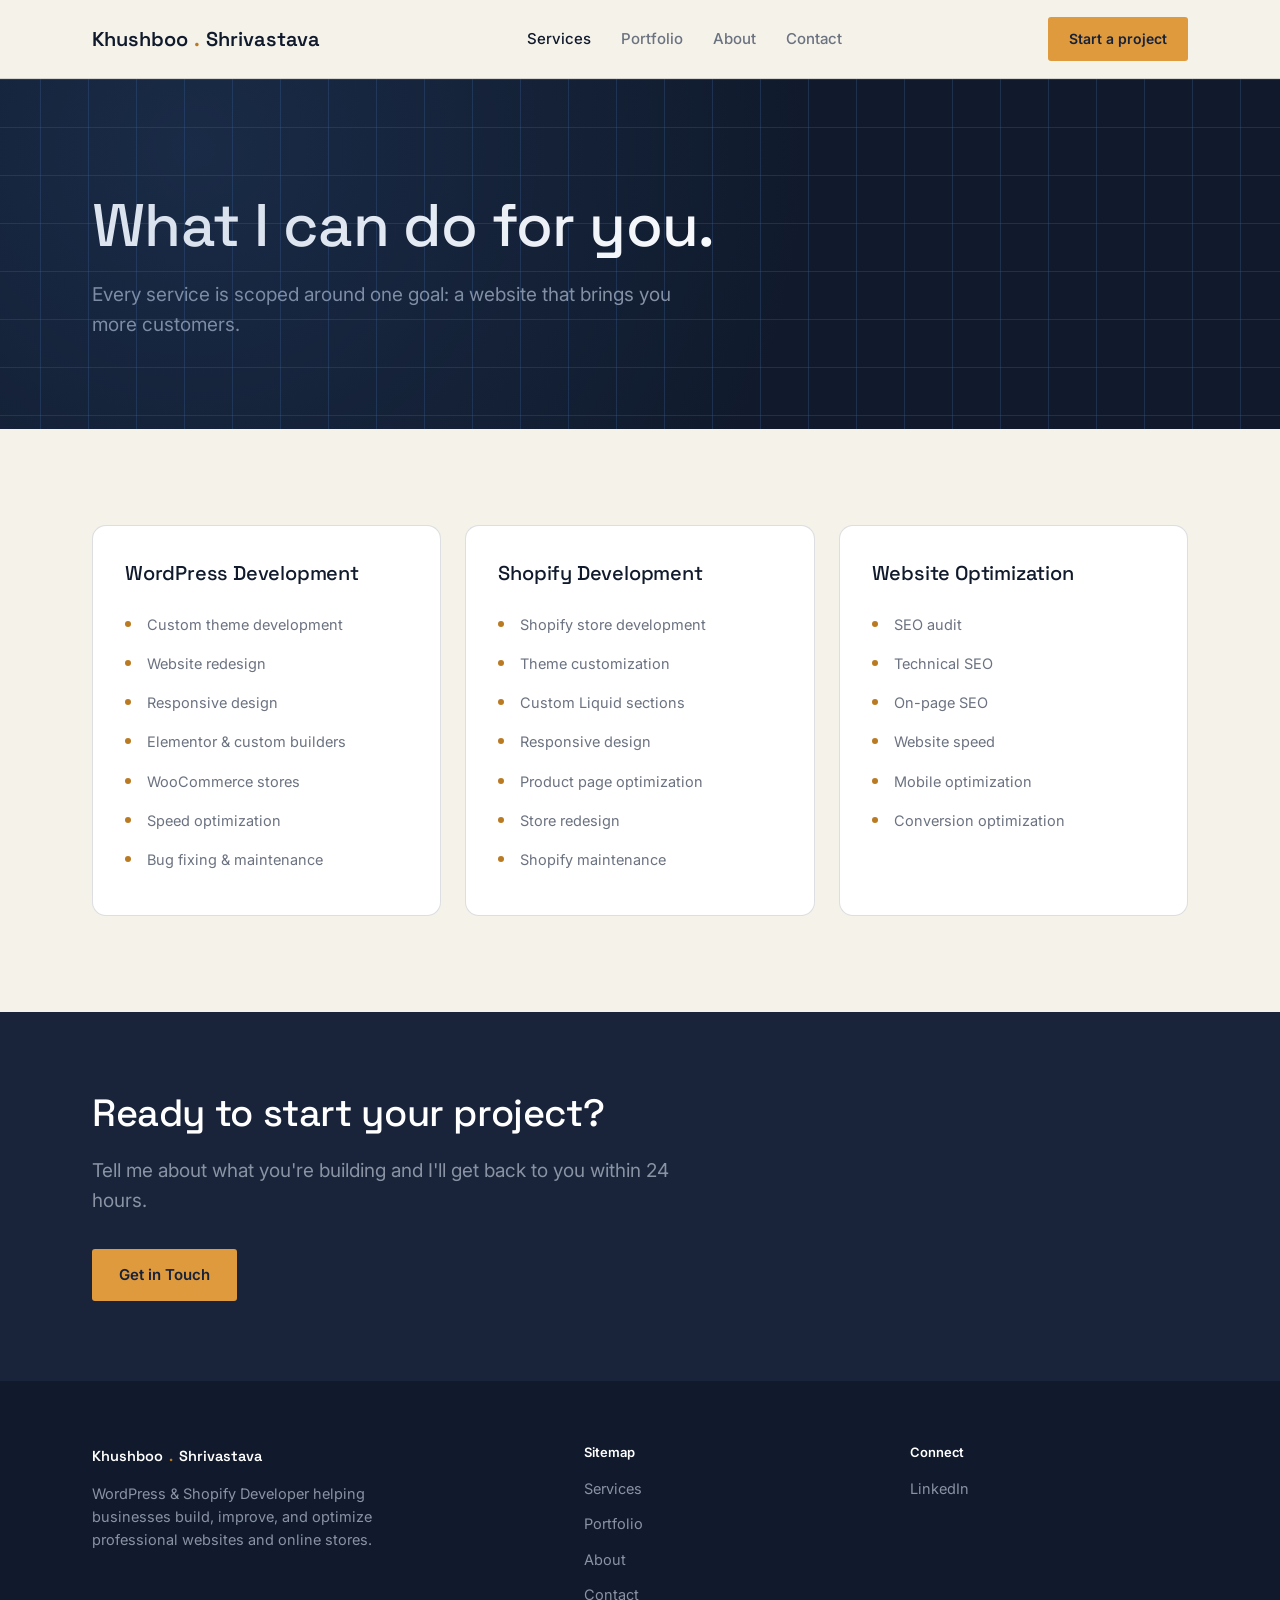
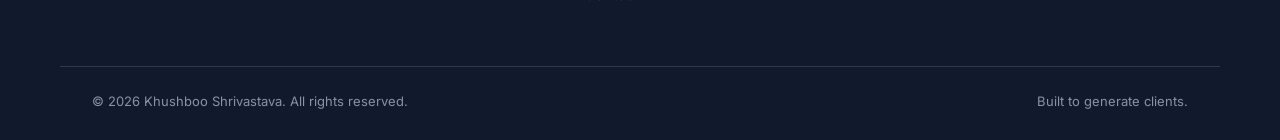
<file: services/index.html>
<!DOCTYPE html>
<html lang="en">
<head>
  <meta charset="UTF-8" />
  <meta name="viewport" content="width=device-width, initial-scale=1.0" />
  <title>Services | Khushboo Shrivastava</title>
  <meta name="description" content="WordPress development, Shopify development, and website optimization services for growing businesses." />
  <link rel="preconnect" href="https://fonts.googleapis.com">
  <link href="https://fonts.googleapis.com/css2?family=Space+Grotesk:wght@500;600;700&family=Inter:wght@400;500;600&family=IBM+Plex+Mono:wght@400;500&family=Source+Serif+4:opsz,wght@0,8..60,600&display=swap" rel="stylesheet">
  <link rel="stylesheet" href="/css/style.css" />
</head>
<body>

  <header class="navbar">
    <div class="container navbar-inner">
      <a href="/" class="logo">Khushboo<span class="mark">.</span>Shrivastava</a>
      <nav>
        <ul class="nav-links" id="navLinks">
          <li><a href="/services/" class="active">Services</a></li>
          <li><a href="/portfolio/">Portfolio</a></li>
          <!-- <li><a href="/pricing/">Pricing</a></li> -->
          <li><a href="/about/">About</a></li>
          <li><a href="/contact/">Contact</a></li>
        </ul>
      </nav>
      <button class="nav-toggle" id="navToggle" aria-label="Toggle menu" aria-expanded="false"><span></span><span></span><span></span></button>
      <a href="/contact/" class="btn btn-amber btn-sm">Start a project</a>
    </div>
  </header>

  <main>
    <section class="hero">
      <div class="container">
        <h1>What I can do for you.</h1>
        <p class="lead">Every service is scoped around one goal: a website that brings you more customers.</p>
      </div>
    </section>

    <section class="section">
      <div class="container">
        <div class="cap-grid">
          <div class="cap-item">
            <h3>WordPress Development</h3>
            <ul>
              <li>Custom theme development</li>
              <li>Website redesign</li>
              <li>Responsive design</li>
              <li>Elementor &amp; custom builders</li>
              <li>WooCommerce stores</li>
              <li>Speed optimization</li>
              <li>Bug fixing &amp; maintenance</li>
            </ul>
          </div>
          <div class="cap-item">
            <h3>Shopify Development</h3>
            <ul>
              <li>Shopify store development</li>
              <li>Theme customization</li>
              <li>Custom Liquid sections</li>
              <li>Responsive design</li>
              <li>Product page optimization</li>
              <li>Store redesign</li>
              <li>Shopify maintenance</li>
            </ul>
          </div>
          <div class="cap-item">
            <h3>Website Optimization</h3>
            <ul>
              <li>SEO audit</li>
              <li>Technical SEO</li>
              <li>On-page SEO</li>
              <li>Website speed</li>
              <li>Mobile optimization</li>
              <li>Conversion optimization</li>
            </ul>
          </div>
        </div>
        <!-- <p class="center mt-40"><a href="/pricing/" class="btn btn-outline-light">See pricing</a></p> -->
      </div>
    </section>
     <section class="cta-band">
      <div class="container">
        <h2>Ready to start your project?</h2>
        <p class="lead">Tell me about what you're building and I'll get back to you within 24 hours.</p>
        <a href="contact.html" class="btn btn-amber">Get in Touch</a>
      </div>
    </section>
  </main>

  <footer class="footer">
    <div class="container footer-grid">
      <div class="footer-brand">
        <a href="/" class="logo">Khushboo<span class="mark">.</span>Shrivastava</a>
        <p>WordPress &amp; Shopify Developer helping businesses build, improve, and optimize professional websites and online stores.</p>
      </div>
      <div>
        <h4>Sitemap</h4>
        <ul>
          <li><a href="/services/">Services</a></li>
          <li><a href="/portfolio/">Portfolio</a></li>
          <!-- <li><a href="/pricing/">Pricing</a></li> -->
          <li><a href="/about/">About</a></li>
          <li><a href="/contact/">Contact</a></li>
        </ul>
      </div>
      <div>
        <h4>Connect</h4>
        <ul>
          <li><a href="https://www.linkedin.com/in/khushboo-shrivastava-5aa222146/" target="_blank" rel="noopener">LinkedIn</a></li>
        </ul>
      </div>
    </div>
    <div class="container footer-bottom">
      <p>&copy; 2026 Khushboo Shrivastava. All rights reserved.</p>
      <p>Built to generate clients.</p>
    </div>
  </footer>

  <script>
    const navToggle = document.getElementById('navToggle');
    const navLinks = document.getElementById('navLinks');
    if (navToggle && navLinks) {
      navToggle.addEventListener('click', () => {
        const isOpen = navLinks.classList.toggle('open');
        navToggle.classList.toggle('open', isOpen);
        navToggle.setAttribute('aria-expanded', isOpen ? 'true' : 'false');
      });
      navLinks.querySelectorAll('a').forEach(link => {
        link.addEventListener('click', () => {
          navLinks.classList.remove('open');
          navToggle.classList.remove('open');
          navToggle.setAttribute('aria-expanded', 'false');
        });
      });
    }
  </script>

</body>
</html>
</file>
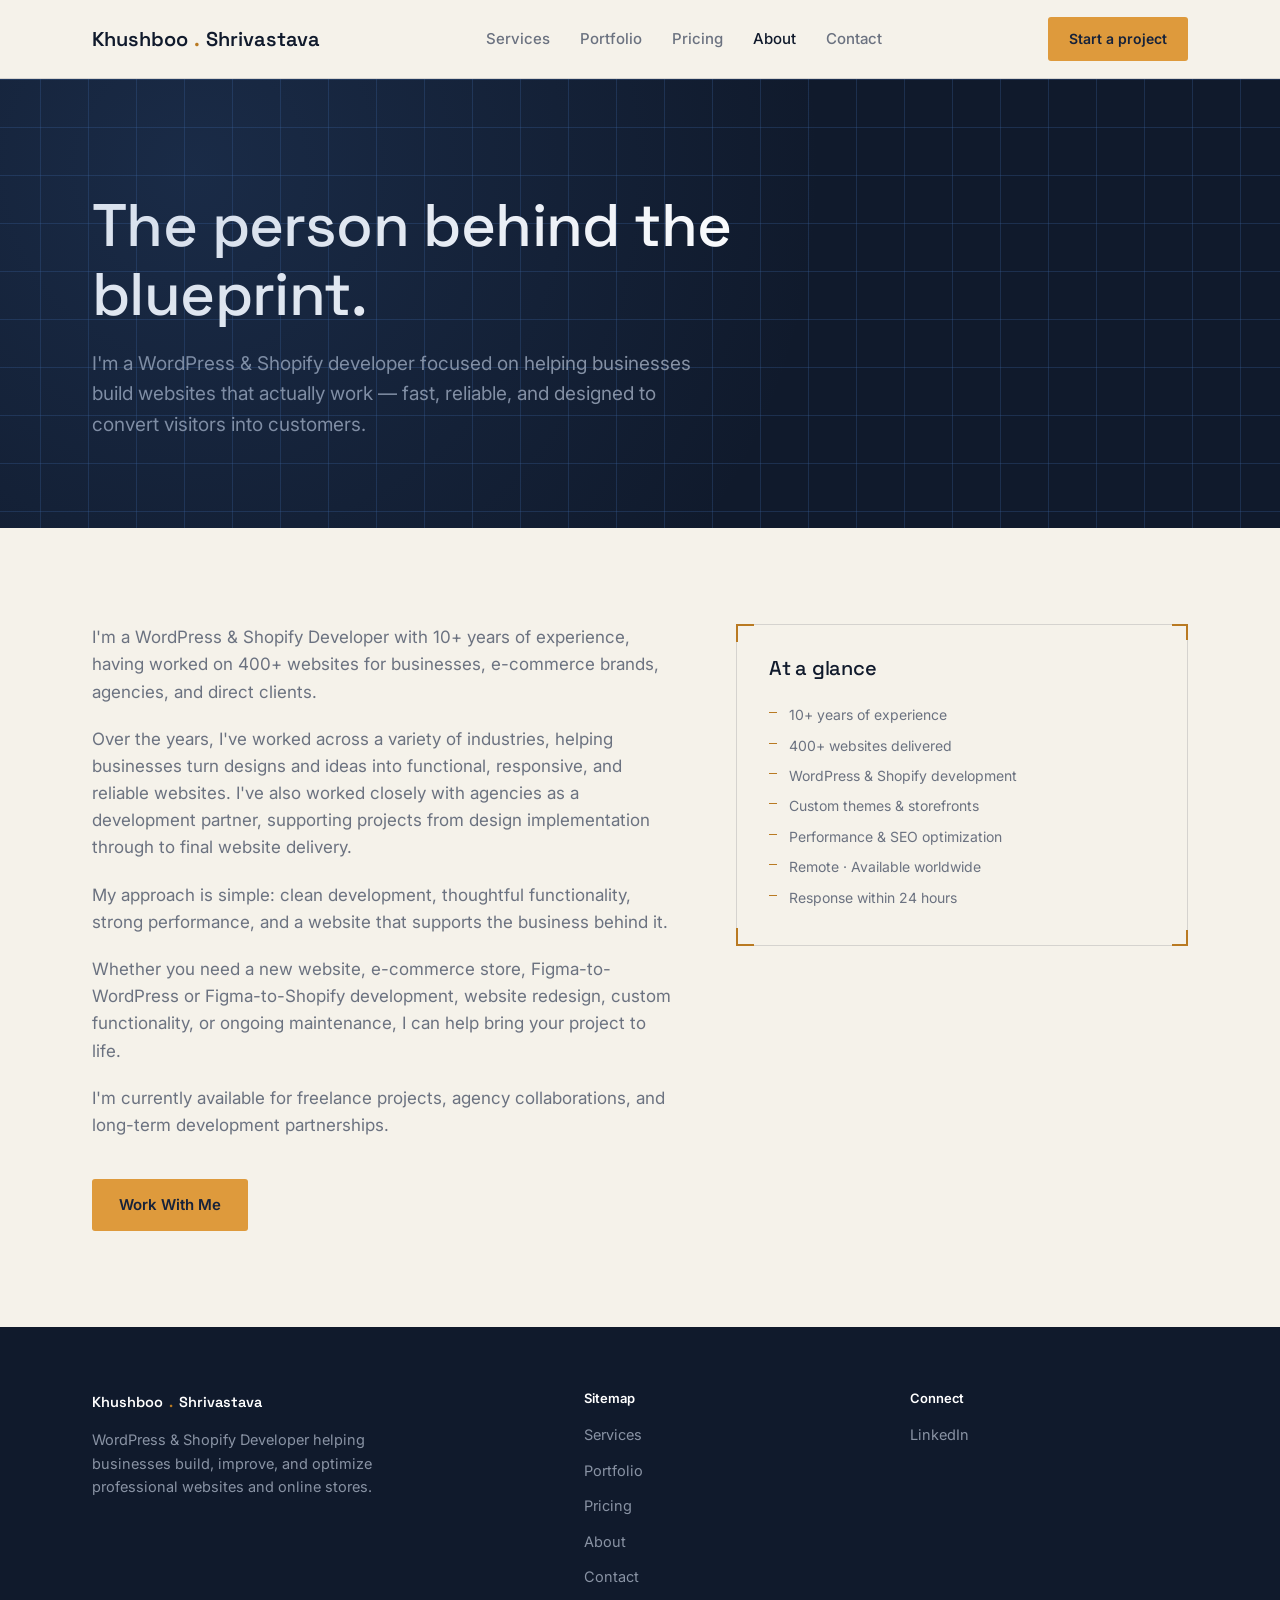
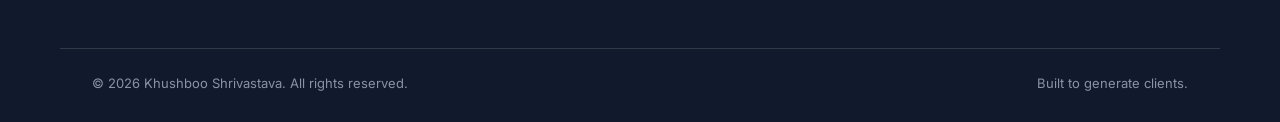
<file: about.html>
<!DOCTYPE html>
<html lang="en">
<head>
  <meta charset="UTF-8" />
  <meta name="viewport" content="width=device-width, initial-scale=1.0" />
  <title>About | Khushboo Shrivastava</title>
  <meta name="description" content="Khushboo Shrivastava — WordPress & Shopify Developer with 10+ years of experience and 400+ websites delivered." />
  <link rel="preconnect" href="https://fonts.googleapis.com">
  <link href="https://fonts.googleapis.com/css2?family=Space+Grotesk:wght@500;600;700&family=Inter:wght@400;500;600&family=IBM+Plex+Mono:wght@400;500&display=swap" rel="stylesheet">
  <link rel="stylesheet" href="css/style.css" />
</head>
<body>

  <header class="navbar">
    <div class="container navbar-inner">
      <a href="index.html" class="logo">Khushboo<span class="mark">.</span>Shrivastava</a>
      <nav>
        <ul class="nav-links" id="navLinks">
          <li><a href="services.html">Services</a></li>
          <li><a href="portfolio.html">Portfolio</a></li>
          <li><a href="pricing.html">Pricing</a></li>
          <li><a href="about.html" class="active">About</a></li>
          <!-- <li><a href="blog.html">Blog</a></li> -->
          <li><a href="contact.html">Contact</a></li>
        </ul>
      </nav>
      <button class="nav-toggle" id="navToggle" aria-label="Toggle menu" aria-expanded="false"><span></span><span></span><span></span></button>
      <a href="contact.html" class="btn btn-amber btn-sm">Start a project</a>
    </div>
  </header>

  <main>
    <section class="hero">
      <div class="container">
        <h1>The person behind the blueprint.</h1>
        <p class="lead">I'm a WordPress &amp; Shopify developer focused on helping businesses build websites that actually work — fast, reliable, and designed to convert visitors into customers.</p>
      </div>
    </section>

    <section class="section">
      <div class="container about-grid">
        <div class="about-copy">
          <p>
           I'm a WordPress & Shopify Developer with 10+ years of experience, having worked on 400+ websites for businesses, e-commerce brands, agencies, and direct clients.
        </p>
<p
          I specialize in building, customizing, and optimizing professional websites and e-commerce stores. My experience includes WordPress, Shopify, WooCommerce, custom themes, custom functionality, Figma-to-website development, responsive development, website performance optimization, and SEO corrections.
  </p>
<p>Over the years, I've worked across a variety of industries, helping businesses turn designs and ideas into functional, responsive, and reliable websites. I've also worked closely with agencies as a development partner, supporting projects from design implementation through to final website delivery.
</p>
<p>My approach is simple: clean development, thoughtful functionality, strong performance, and a website that supports the business behind it.
</p>
<p>Whether you need a new website, e-commerce store, Figma-to-WordPress or Figma-to-Shopify development, website redesign, custom functionality, or ongoing maintenance, I can help bring your project to life.
</p>
<p>I'm currently available for freelance projects, agency collaborations, and long-term development partnerships.</p>
          </p>
          
          <div class="mt-40">
            <a href="contact.html" class="btn btn-amber">Work With Me</a>
          </div>
        </div>

        <div class="plate plate-light facts-plate">
          <div class="tick-tr"></div>
          <div class="tick-br"></div>
          <h3>At a glance</h3>
          <ul class="check-list">
            <li>10+ years of experience</li>
            <li>400+ websites delivered</li>
            <li>WordPress &amp; Shopify development</li>
            <li>Custom themes &amp; storefronts</li>
            <li>Performance &amp; SEO optimization</li>
            <li>Remote · Available worldwide</li>
            <li>Response within 24 hours</li>
          </ul>
        </div>
      </div>
    </section>
  </main>

  <footer class="footer">
    <div class="container footer-grid">
      <div class="footer-brand">
        <a href="index.html" class="logo">Khushboo<span class="mark">.</span>Shrivastava</a>
        <p>WordPress &amp; Shopify Developer helping businesses build, improve, and optimize professional websites and online stores.</p>
      </div>
      <div>
        <h4>Sitemap</h4>
        <ul>
          <li><a href="services.html">Services</a></li>
          <li><a href="portfolio.html">Portfolio</a></li>
          <li><a href="pricing.html">Pricing</a></li>
          <li><a href="about.html">About</a></li>
          <!-- <li><a href="blog.html">Blog</a></li> -->
          <li><a href="contact.html">Contact</a></li>
        </ul>
      </div>
      <div>
        <h4>Connect</h4>
        <ul>
          <li><a href="https://linkedin.com" target="_blank" rel="noopener">LinkedIn</a></li>
          <!-- <li><a href="https://github.com" target="_blank" rel="noopener">GitHub</a></li>
          <li><a href="https://twitter.com" target="_blank" rel="noopener">Twitter</a></li> -->
        </ul>
      </div>
    </div>
    <div class="container footer-bottom">
      <p>&copy; 2026 Khushboo Shrivastava. All rights reserved.</p>
      <p>Built to generate clients.</p>
    </div>
  </footer>

  <script>
    const navToggle = document.getElementById('navToggle');
    const navLinks = document.getElementById('navLinks');
    if (navToggle && navLinks) {
      navToggle.addEventListener('click', () => {
        const isOpen = navLinks.classList.toggle('open');
        navToggle.classList.toggle('open', isOpen);
        navToggle.setAttribute('aria-expanded', isOpen ? 'true' : 'false');
      });
      navLinks.querySelectorAll('a').forEach(link => {
        link.addEventListener('click', () => {
          navLinks.classList.remove('open');
          navToggle.classList.remove('open');
          navToggle.setAttribute('aria-expanded', 'false');
        });
      });
    }
  </script>

</body>
</html>
</file>
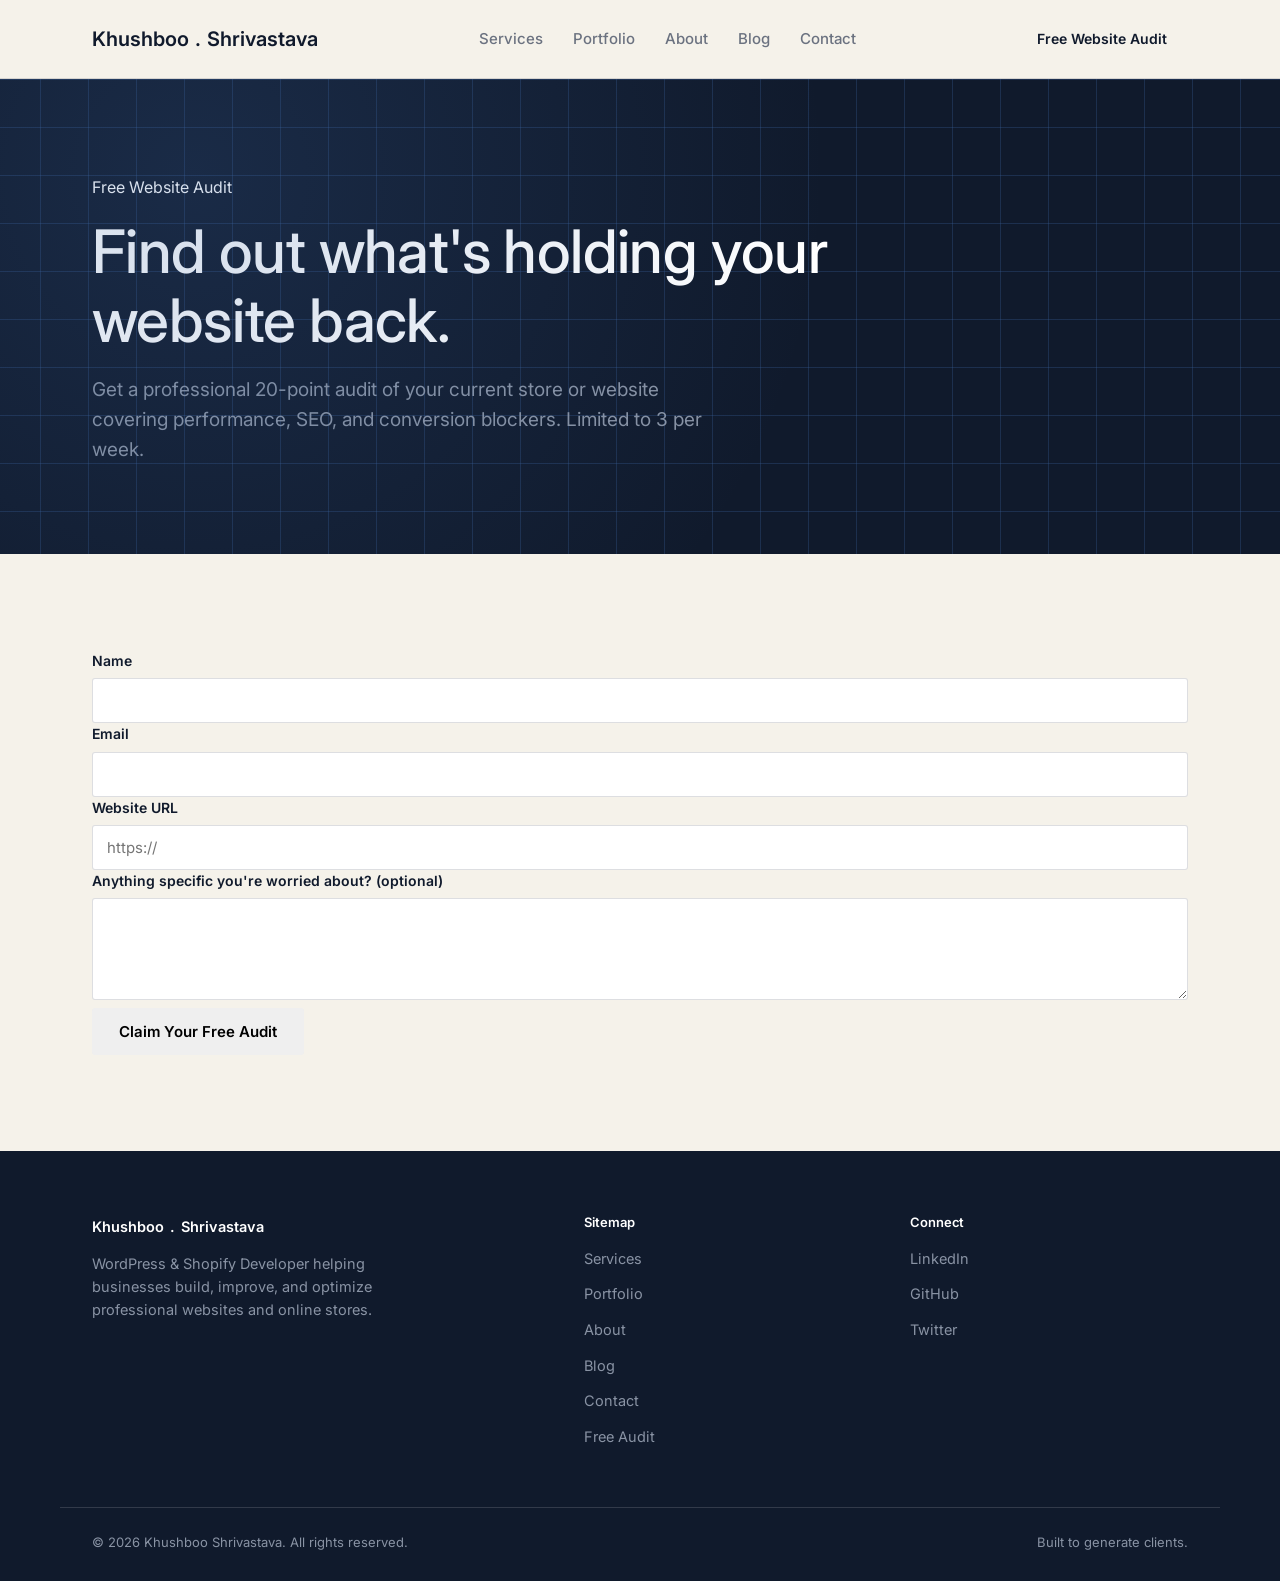
<file: audit.html>
<!DOCTYPE html>
<html lang="en">
<head>
  <meta charset="UTF-8" />
  <meta name="viewport" content="width=device-width, initial-scale=1.0" />
  <title>Free Website Audit | Khushboo Shrivastava</title>
  <meta name="description" content="Claim a free 20-point audit of your website covering performance, SEO, and conversion blockers." />
  <link href="https://fonts.googleapis.com/css2?family=Inter:wght@300;400;500;600&family=Source+Serif+4:opsz,wght@0,8..60,400..700&display=swap" rel="stylesheet" />
  <link rel="stylesheet" href="css/style.css" />
</head>
<body>

  <header class="navbar">
    <div class="container navbar-inner">
      <a href="index.html" class="logo">Khushboo<span>.</span>Shrivastava</a>
      <nav>
        <ul class="nav-links">
          <li><a href="services.html">Services</a></li>
          <li><a href="portfolio.html">Portfolio</a></li>
          <li><a href="about.html">About</a></li>
          <li><a href="blog.html">Blog</a></li>
          <li><a href="contact.html">Contact</a></li>
        </ul>
      </nav>
      <a href="audit.html" class="btn btn-primary btn-sm">Free Website Audit</a>
    </div>
  </header>

  <main>
    <section class="hero grid-lines">
      <div class="container">
        <p class="eyebrow">Free Website Audit</p>
        <h1>Find out what's holding your website back.</h1>
        <p class="lead">Get a professional 20-point audit of your current store or website covering performance, SEO, and conversion blockers. Limited to 3 per week.</p>
      </div>
    </section>

    <section class="section">
      <div class="container">
        <form class="form" action="mailto:you@example.com" method="post" enctype="text/plain">
          <div>
            <label for="name">Name</label>
            <input type="text" id="name" name="name" required />
          </div>
          <div>
            <label for="email">Email</label>
            <input type="email" id="email" name="email" required />
          </div>
          <div>
            <label for="website">Website URL</label>
            <input type="url" id="website" name="website" placeholder="https://" required />
          </div>
          <div>
            <label for="message">Anything specific you're worried about? (optional)</label>
            <textarea id="message" name="message" rows="4"></textarea>
          </div>
          <button type="submit" class="btn btn-primary">Claim Your Free Audit</button>
        </form>
      </div>
    </section>
  </main>

  <footer class="footer">
    <div class="container footer-grid">
      <div class="footer-brand">
        <a href="index.html" class="logo">Khushboo<span>.</span>Shrivastava</a>
        <p>WordPress &amp; Shopify Developer helping businesses build, improve, and optimize professional websites and online stores.</p>
      </div>
      <div>
        <h4>Sitemap</h4>
        <ul>
          <li><a href="services.html">Services</a></li>
          <li><a href="portfolio.html">Portfolio</a></li>
          <li><a href="about.html">About</a></li>
          <li><a href="blog.html">Blog</a></li>
          <li><a href="contact.html">Contact</a></li>
          <li><a href="audit.html">Free Audit</a></li>
        </ul>
      </div>
      <div>
        <h4>Connect</h4>
        <ul>
          <li><a href="https://linkedin.com" target="_blank" rel="noopener">LinkedIn</a></li>
          <li><a href="https://github.com" target="_blank" rel="noopener">GitHub</a></li>
          <li><a href="https://twitter.com" target="_blank" rel="noopener">Twitter</a></li>
        </ul>
      </div>
    </div>
    <div class="container footer-bottom">
      <p>&copy; 2026 Khushboo Shrivastava. All rights reserved.</p>
      <p>Built to generate clients.</p>
    </div>
  </footer>

</body>
</html>
</file>
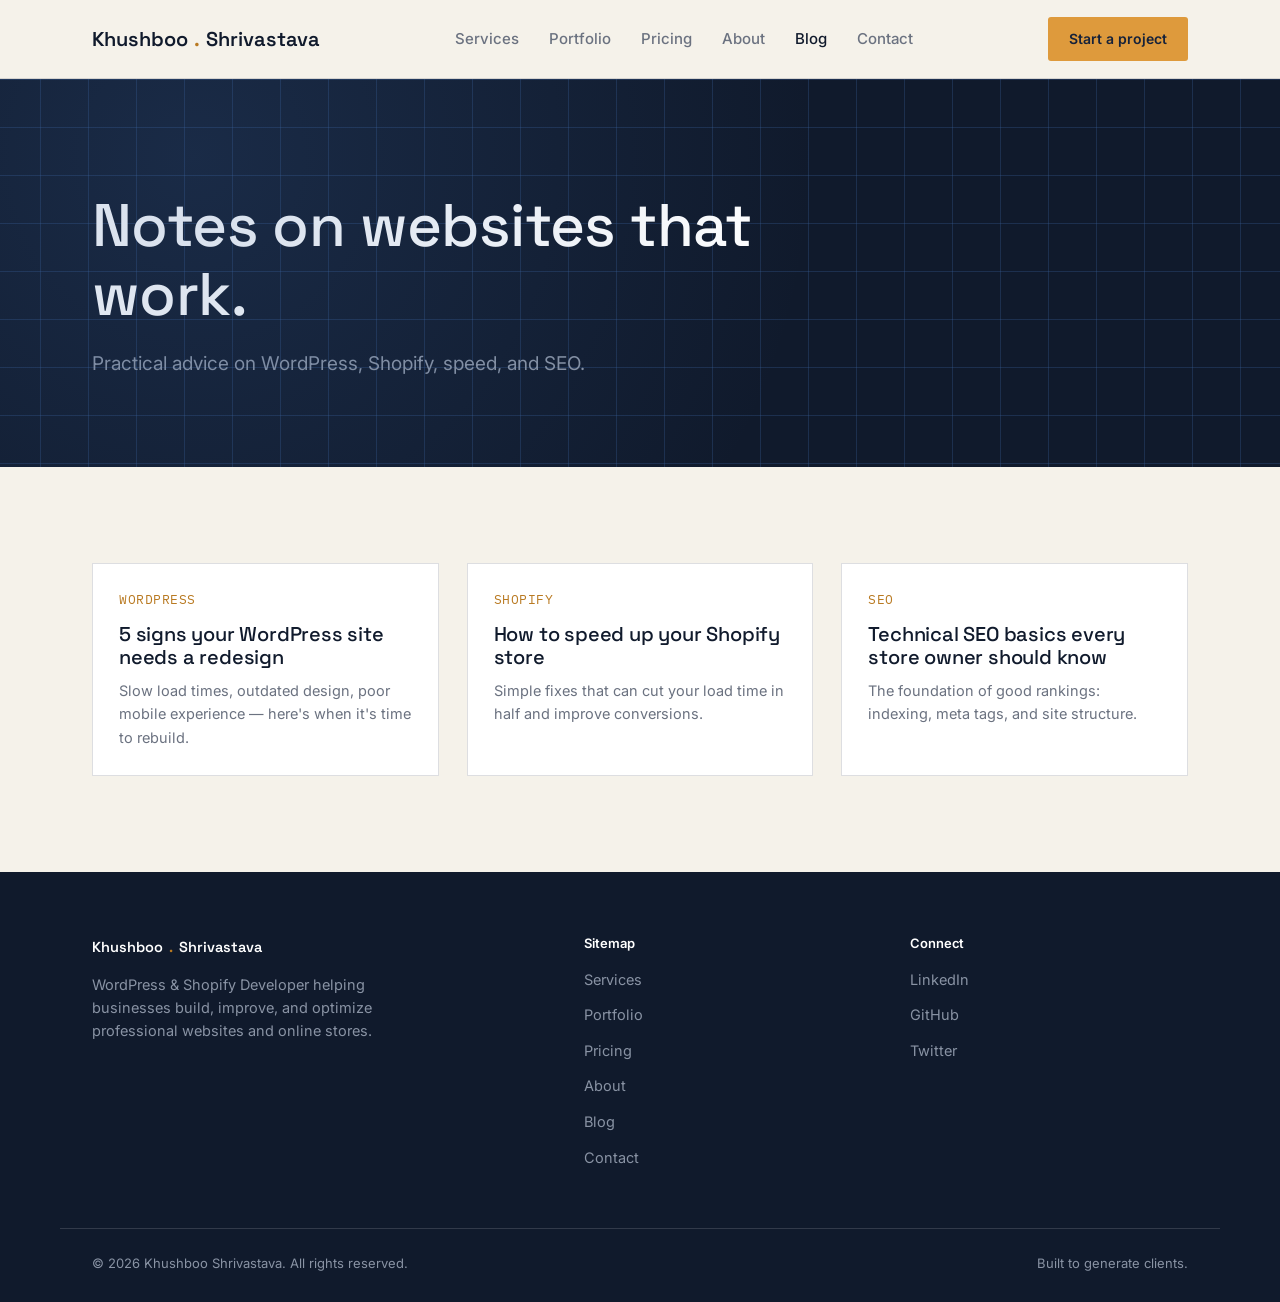
<file: blog.html>
<!DOCTYPE html>
<html lang="en">
<head>
  <meta charset="UTF-8" />
  <meta name="viewport" content="width=device-width, initial-scale=1.0" />
  <title>Blog | Khushboo Shrivastava</title>
  <meta name="description" content="Articles on WordPress, Shopify, and website optimization." />
  <link rel="preconnect" href="https://fonts.googleapis.com">
  <link href="https://fonts.googleapis.com/css2?family=Space+Grotesk:wght@500;600;700&family=Inter:wght@400;500;600&family=IBM+Plex+Mono:wght@400;500&display=swap" rel="stylesheet">
  <link rel="stylesheet" href="css/style.css" />
</head>
<body>

  <header class="navbar">
    <div class="container navbar-inner">
      <a href="index.html" class="logo">Khushboo<span class="mark">.</span>Shrivastava</a>
      <nav>
        <ul class="nav-links" id="navLinks">
          <li><a href="services.html">Services</a></li>
          <li><a href="portfolio.html">Portfolio</a></li>
          <li><a href="pricing.html">Pricing</a></li>
          <li><a href="about.html">About</a></li>
          <li><a href="blog.html" class="active">Blog</a></li>
          <li><a href="contact.html">Contact</a></li>
        </ul>
      </nav>
      <button class="nav-toggle" id="navToggle" aria-label="Toggle menu" aria-expanded="false"><span></span><span></span><span></span></button>
      <a href="contact.html" class="btn btn-amber btn-sm">Start a project</a>
    </div>
  </header>

  <main>
    <section class="hero">
      <div class="container">
        <h1>Notes on websites that work.</h1>
        <p class="lead">Practical advice on WordPress, Shopify, speed, and SEO.</p>
      </div>
    </section>

    <section class="section">
      <div class="container">
        <div class="post-grid">
          <div class="post-card">
            <span class="drawing-no on-paper">WORDPRESS</span>
            <h3>5 signs your WordPress site needs a redesign</h3>
            <p class="desc">Slow load times, outdated design, poor mobile experience — here's when it's time to rebuild.</p>
          </div>
          <div class="post-card">
            <span class="drawing-no on-paper">SHOPIFY</span>
            <h3>How to speed up your Shopify store</h3>
            <p class="desc">Simple fixes that can cut your load time in half and improve conversions.</p>
          </div>
          <div class="post-card">
            <span class="drawing-no on-paper">SEO</span>
            <h3>Technical SEO basics every store owner should know</h3>
            <p class="desc">The foundation of good rankings: indexing, meta tags, and site structure.</p>
          </div>
        </div>
      </div>
    </section>
  </main>

  <footer class="footer">
    <div class="container footer-grid">
      <div class="footer-brand">
        <a href="index.html" class="logo">Khushboo<span class="mark">.</span>Shrivastava</a>
        <p>WordPress &amp; Shopify Developer helping businesses build, improve, and optimize professional websites and online stores.</p>
      </div>
      <div>
        <h4>Sitemap</h4>
        <ul>
          <li><a href="services.html">Services</a></li>
          <li><a href="portfolio.html">Portfolio</a></li>
          <li><a href="pricing.html">Pricing</a></li>
          <li><a href="about.html">About</a></li>
          <li><a href="blog.html">Blog</a></li>
          <li><a href="contact.html">Contact</a></li>
        </ul>
      </div>
      <div>
        <h4>Connect</h4>
        <ul>
          <li><a href="https://linkedin.com" target="_blank" rel="noopener">LinkedIn</a></li>
          <li><a href="https://github.com" target="_blank" rel="noopener">GitHub</a></li>
          <li><a href="https://twitter.com" target="_blank" rel="noopener">Twitter</a></li>
        </ul>
      </div>
    </div>
    <div class="container footer-bottom">
      <p>&copy; 2026 Khushboo Shrivastava. All rights reserved.</p>
      <p>Built to generate clients.</p>
    </div>
  </footer>

  <script>
    const navToggle = document.getElementById('navToggle');
    const navLinks = document.getElementById('navLinks');
    if (navToggle && navLinks) {
      navToggle.addEventListener('click', () => {
        const isOpen = navLinks.classList.toggle('open');
        navToggle.classList.toggle('open', isOpen);
        navToggle.setAttribute('aria-expanded', isOpen ? 'true' : 'false');
      });
      navLinks.querySelectorAll('a').forEach(link => {
        link.addEventListener('click', () => {
          navLinks.classList.remove('open');
          navToggle.classList.remove('open');
          navToggle.setAttribute('aria-expanded', 'false');
        });
      });
    }
  </script>

</body>
</html>
</file>
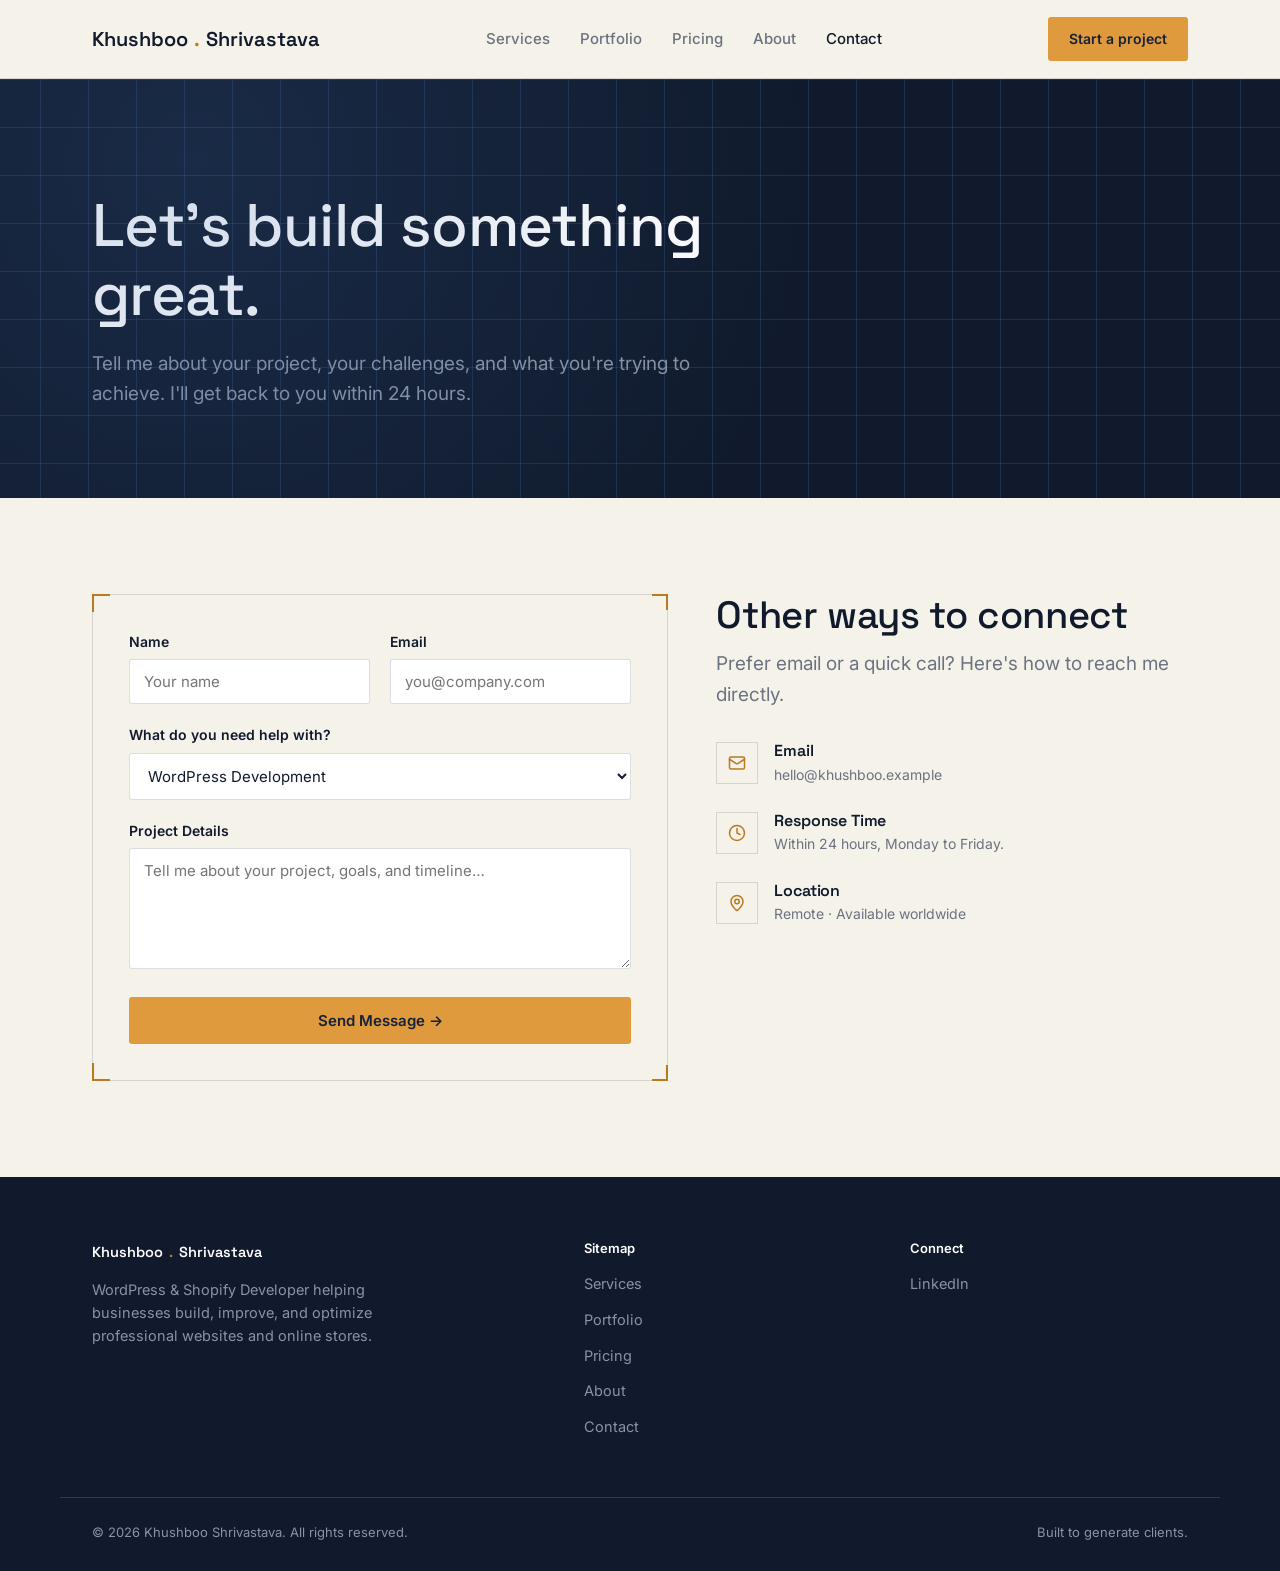
<file: contact.html>
<!DOCTYPE html>
<html lang="en">
<head>
  <meta charset="UTF-8" />
  <meta name="viewport" content="width=device-width, initial-scale=1.0" />
  <title>Contact | Khushboo Shrivastava</title>
  <meta name="description" content="Start a project with a WordPress & Shopify developer." />
  <link rel="preconnect" href="https://fonts.googleapis.com">
  <link href="https://fonts.googleapis.com/css2?family=Space+Grotesk:wght@500;600;700&family=Inter:wght@400;500;600&family=IBM+Plex+Mono:wght@400;500&display=swap" rel="stylesheet">
  <link rel="stylesheet" href="css/style.css" />
</head>
<body>

  <header class="navbar">
    <div class="container navbar-inner">
      <a href="index.html" class="logo">Khushboo<span class="mark">.</span>Shrivastava</a>
      <nav>
        <ul class="nav-links" id="navLinks">
          <li><a href="services.html">Services</a></li>
          <li><a href="portfolio.html">Portfolio</a></li>
          <li><a href="pricing.html">Pricing</a></li>
          <li><a href="about.html">About</a></li>
          <!-- <li><a href="blog.html">Blog</a></li> -->
          <li><a href="contact.html" class="active">Contact</a></li>
        </ul>
      </nav>
      <button class="nav-toggle" id="navToggle" aria-label="Toggle menu" aria-expanded="false"><span></span><span></span><span></span></button>
      <a href="contact.html" class="btn btn-amber btn-sm">Start a project</a>
    </div>
  </header>

  <main>
    <section class="hero">
      <div class="container">
        <h1>Let's build something great.</h1>
        <p class="lead">Tell me about your project, your challenges, and what you're trying to achieve. I'll get back to you within 24 hours.</p>
      </div>
    </section>

    <section class="section">
      <div class="container contact-grid">

        <div class="plate plate-light form-plate">
          <div class="tick-tr"></div>
          <div class="tick-br"></div>
          <form class="form-grid" action="mailto:you@example.com" method="post" enctype="text/plain">
            <div>
              <label for="name">Name</label>
              <input type="text" id="name" name="name" placeholder="Your name" required />
            </div>
            <div>
              <label for="email">Email</label>
              <input type="email" id="email" name="email" placeholder="you@company.com" required />
            </div>
            <div class="full">
              <label for="service">What do you need help with?</label>
              <select id="service" name="service">
                <option>WordPress Development</option>
                <option>Shopify Development</option>
                <option>Website Optimization</option>
                <option>Something else</option>
              </select>
            </div>
            <div class="full">
              <label for="message">Project Details</label>
              <textarea id="message" name="message" rows="5" placeholder="Tell me about your project, goals, and timeline…" required></textarea>
            </div>
            <div class="full">
              <button type="submit" class="btn btn-amber" style="width:100%; justify-content:center;">Send Message &rarr;</button>
            </div>
          </form>
        </div>

        <div class="contact-side">
          <h2>Other ways to connect</h2>
          <p class="lead on-paper" style="margin-top:12px; margin-bottom:32px;">Prefer email or a quick call? Here's how to reach me directly.</p>

          <div class="info-item">
            <div class="info-icon">
              <svg xmlns="http://www.w3.org/2000/svg" viewBox="0 0 24 24" fill="none" stroke="currentColor" stroke-width="2" stroke-linecap="round" stroke-linejoin="round" aria-hidden="true"><rect width="20" height="16" x="2" y="4" rx="2"/><path d="m22 7-8.991 5.727a2 2 0 0 1-2.009 0L2 7"/></svg>
            </div>
            <div>
              <h4>Email</h4>
              <p>hello@khushboo.example</p>
            </div>
          </div>

          <div class="info-item">
            <div class="info-icon">
              <svg xmlns="http://www.w3.org/2000/svg" viewBox="0 0 24 24" fill="none" stroke="currentColor" stroke-width="2" stroke-linecap="round" stroke-linejoin="round" aria-hidden="true"><circle cx="12" cy="12" r="10"/><polyline points="12 6 12 12 16 14"/></svg>
            </div>
            <div>
              <h4>Response Time</h4>
              <p>Within 24 hours, Monday to Friday.</p>
            </div>
          </div>

          <div class="info-item">
            <div class="info-icon">
              <svg xmlns="http://www.w3.org/2000/svg" viewBox="0 0 24 24" fill="none" stroke="currentColor" stroke-width="2" stroke-linecap="round" stroke-linejoin="round" aria-hidden="true"><path d="M20 10c0 4.993-5.539 10.193-7.399 11.799a1 1 0 0 1-1.202 0C9.539 20.193 4 14.993 4 10a8 8 0 0 1 16 0"/><circle cx="12" cy="10" r="3"/></svg>
            </div>
            <div>
              <h4>Location</h4>
              <p>Remote · Available worldwide</p>
            </div>
          </div>
        </div>

      </div>
    </section>
  </main>

  <footer class="footer">
    <div class="container footer-grid">
      <div class="footer-brand">
        <a href="index.html" class="logo">Khushboo<span class="mark">.</span>Shrivastava</a>
        <p>WordPress &amp; Shopify Developer helping businesses build, improve, and optimize professional websites and online stores.</p>
      </div>
      <div>
        <h4>Sitemap</h4>
        <ul>
          <li><a href="services.html">Services</a></li>
          <li><a href="portfolio.html">Portfolio</a></li>
          <li><a href="pricing.html">Pricing</a></li>
          <li><a href="about.html">About</a></li>
          <!-- <li><a href="blog.html">Blog</a></li> -->
          <li><a href="contact.html">Contact</a></li>
        </ul>
      </div>
      <div>
        <h4>Connect</h4>
        <ul>
          <li><a href="https://linkedin.com" target="_blank" rel="noopener">LinkedIn</a></li>
          <!-- <li><a href="https://github.com" target="_blank" rel="noopener">GitHub</a></li> -->
          <!-- <li><a href="https://twitter.com" target="_blank" rel="noopener">Twitter</a></li> -->
        </ul>
      </div>
    </div>
    <div class="container footer-bottom">
      <p>&copy; 2026 Khushboo Shrivastava. All rights reserved.</p>
      <p>Built to generate clients.</p>
    </div>
  </footer>

  <script>
    const navToggle = document.getElementById('navToggle');
    const navLinks = document.getElementById('navLinks');
    if (navToggle && navLinks) {
      navToggle.addEventListener('click', () => {
        const isOpen = navLinks.classList.toggle('open');
        navToggle.classList.toggle('open', isOpen);
        navToggle.setAttribute('aria-expanded', isOpen ? 'true' : 'false');
      });
      navLinks.querySelectorAll('a').forEach(link => {
        link.addEventListener('click', () => {
          navLinks.classList.remove('open');
          navToggle.classList.remove('open');
          navToggle.setAttribute('aria-expanded', 'false');
        });
      });
    }
  </script>

</body>
</html>
</file>
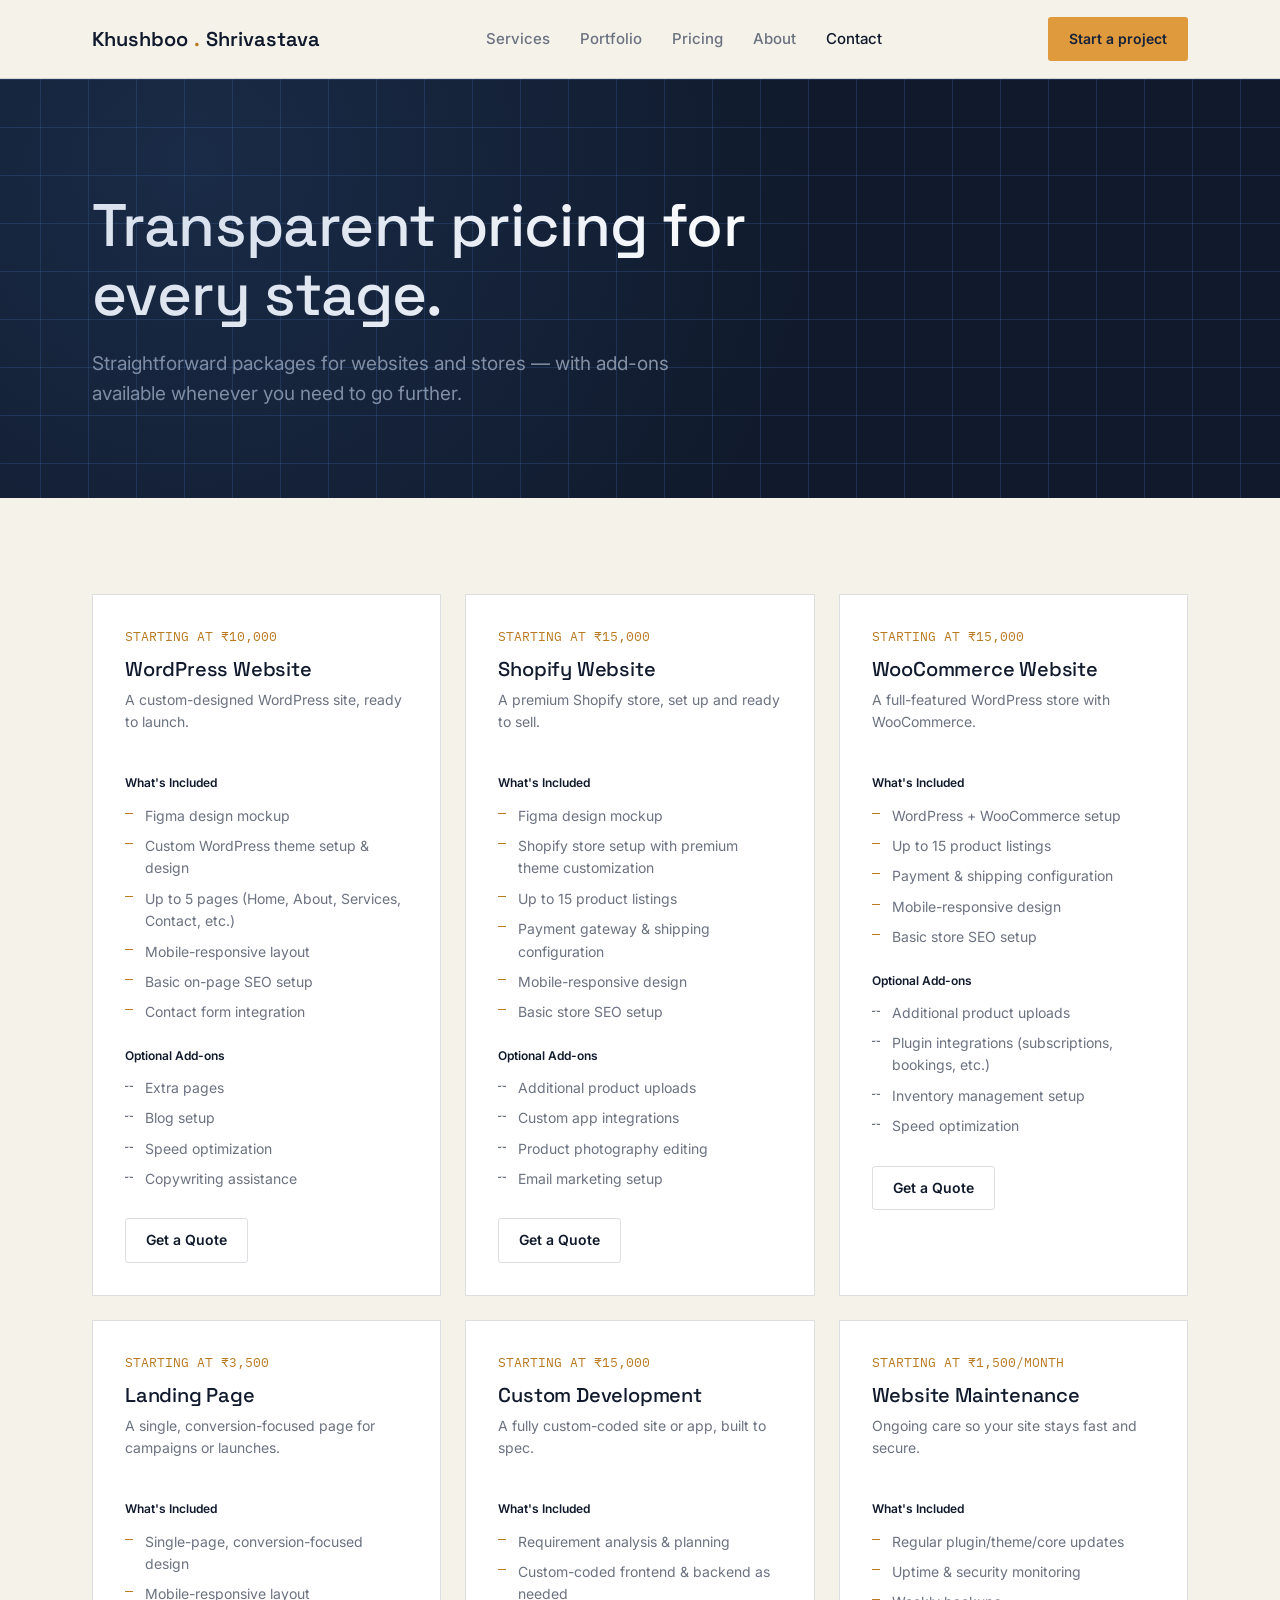
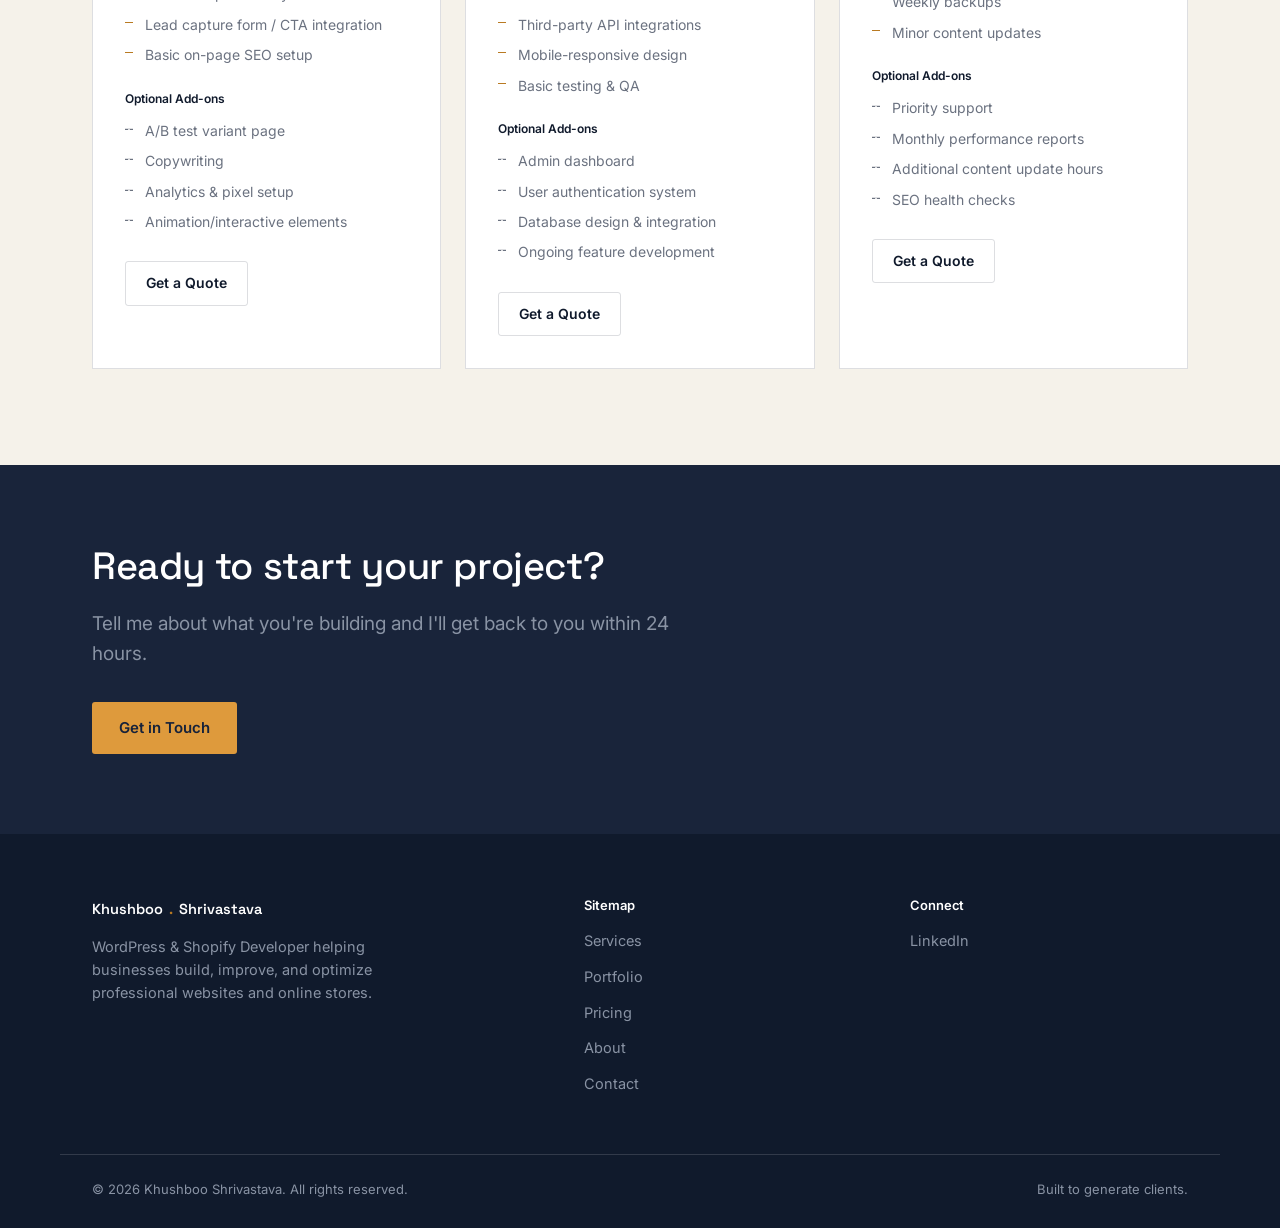
<file: pricing.html>
<!DOCTYPE html>
<html lang="en">
<head>
  <meta charset="UTF-8" />
  <meta name="viewport" content="width=device-width, initial-scale=1.0" />
  <title>Pricing | Khushboo Shrivastava</title>
  <meta name="description" content="Transparent WordPress, Shopify, and website development pricing for every stage of your online presence." />
  <link rel="preconnect" href="https://fonts.googleapis.com">
  <link href="https://fonts.googleapis.com/css2?family=Space+Grotesk:wght@500;600;700&family=Inter:wght@400;500;600&family=IBM+Plex+Mono:wght@400;500&display=swap" rel="stylesheet">
  <link rel="stylesheet" href="css/style.css" />
</head>
<body>

   <header class="navbar">
    <div class="container navbar-inner">
      <a href="index.html" class="logo">Khushboo<span class="mark">.</span>Shrivastava</a>
      <nav>
        <ul class="nav-links" id="navLinks">
          <li><a href="services.html">Services</a></li>
          <li><a href="portfolio.html">Portfolio</a></li>
          <li><a href="pricing.html">Pricing</a></li>
          <li><a href="about.html">About</a></li>
          <!-- <li><a href="blog.html">Blog</a></li> -->
          <li><a href="contact.html" class="active">Contact</a></li>
        </ul>
      </nav>
      <button class="nav-toggle" id="navToggle" aria-label="Toggle menu" aria-expanded="false"><span></span><span></span><span></span></button>
      <a href="contact.html" class="btn btn-amber btn-sm">Start a project</a>
    </div>
  </header>

  <main>
    <section class="hero">
      <div class="container">
        <h1>Transparent pricing for every stage.</h1>
        <p class="lead">Straightforward packages for websites and stores — with add-ons available whenever you need to go further.</p>
      </div>
    </section>

    <section class="section">
      <div class="container">
        <div class="price-grid">

          <div class="price-card">
            <p class="price-tag">STARTING AT ₹10,000</p>
            <h3>WordPress Website</h3>
            <p class="price-card-sub">A custom-designed WordPress site, ready to launch.</p>

            <p class="price-section-label">What's Included</p>
            <ul class="check-list">
              <li>Figma design mockup</li>
              <li>Custom WordPress theme setup &amp; design</li>
              <li>Up to 5 pages (Home, About, Services, Contact, etc.)</li>
              <li>Mobile-responsive layout</li>
              <li>Basic on-page SEO setup</li>
              <li>Contact form integration</li>
            </ul>

            <p class="price-section-label">Optional Add-ons</p>
            <ul class="addon-list">
              <li>Extra pages</li>
              <li>Blog setup</li>
              <li>Speed optimization</li>
              <li>Copywriting assistance</li>
            </ul>

            <a href="contact.html" class="btn btn-outline-light btn-sm">Get a Quote</a>
          </div>

          <div class="price-card">
            <p class="price-tag">STARTING AT ₹15,000</p>
            <h3>Shopify Website</h3>
            <p class="price-card-sub">A premium Shopify store, set up and ready to sell.</p>

            <p class="price-section-label">What's Included</p>
            <ul class="check-list">
              <li>Figma design mockup</li>
              <li>Shopify store setup with premium theme customization</li>
              <li>Up to 15 product listings</li>
              <li>Payment gateway &amp; shipping configuration</li>
              <li>Mobile-responsive design</li>
              <li>Basic store SEO setup</li>
            </ul>

            <p class="price-section-label">Optional Add-ons</p>
            <ul class="addon-list">
              <li>Additional product uploads</li>
              <li>Custom app integrations</li>
              <li>Product photography editing</li>
              <li>Email marketing setup</li>
            </ul>

            <a href="contact.html" class="btn btn-outline-light btn-sm">Get a Quote</a>
          </div>

          <div class="price-card">
            <p class="price-tag">STARTING AT ₹15,000</p>
            <h3>WooCommerce Website</h3>
            <p class="price-card-sub">A full-featured WordPress store with WooCommerce.</p>

            <p class="price-section-label">What's Included</p>
            <ul class="check-list">
              <li>WordPress + WooCommerce setup</li>
              <li>Up to 15 product listings</li>
              <li>Payment &amp; shipping configuration</li>
              <li>Mobile-responsive design</li>
              <li>Basic store SEO setup</li>
            </ul>

            <p class="price-section-label">Optional Add-ons</p>
            <ul class="addon-list">
              <li>Additional product uploads</li>
              <li>Plugin integrations (subscriptions, bookings, etc.)</li>
              <li>Inventory management setup</li>
              <li>Speed optimization</li>
            </ul>

            <a href="contact.html" class="btn btn-outline-light btn-sm">Get a Quote</a>
          </div>

          <div class="price-card">
            <p class="price-tag">STARTING AT ₹3,500</p>
            <h3>Landing Page</h3>
            <p class="price-card-sub">A single, conversion-focused page for campaigns or launches.</p>

            <p class="price-section-label">What's Included</p>
            <ul class="check-list">
              <li>Single-page, conversion-focused design</li>
              <li>Mobile-responsive layout</li>
              <li>Lead capture form / CTA integration</li>
              <li>Basic on-page SEO setup</li>
            </ul>

            <p class="price-section-label">Optional Add-ons</p>
            <ul class="addon-list">
              <li>A/B test variant page</li>
              <li>Copywriting</li>
              <li>Analytics &amp; pixel setup</li>
              <li>Animation/interactive elements</li>
            </ul>

            <a href="contact.html" class="btn btn-outline-light btn-sm">Get a Quote</a>
          </div>

          <div class="price-card">
            <p class="price-tag">STARTING AT ₹15,000</p>
            <h3>Custom Development</h3>
            <p class="price-card-sub">A fully custom-coded site or app, built to spec.</p>

            <p class="price-section-label">What's Included</p>
            <ul class="check-list">
              <li>Requirement analysis &amp; planning</li>
              <li>Custom-coded frontend &amp; backend as needed</li>
              <li>Third-party API integrations</li>
              <li>Mobile-responsive design</li>
              <li>Basic testing &amp; QA</li>
            </ul>

            <p class="price-section-label">Optional Add-ons</p>
            <ul class="addon-list">
              <li>Admin dashboard</li>
              <li>User authentication system</li>
              <li>Database design &amp; integration</li>
              <li>Ongoing feature development</li>
            </ul>

            <a href="contact.html" class="btn btn-outline-light btn-sm">Get a Quote</a>
          </div>

          <div class="price-card">
            <p class="price-tag">STARTING AT ₹1,500/MONTH</p>
            <h3>Website Maintenance</h3>
            <p class="price-card-sub">Ongoing care so your site stays fast and secure.</p>

            <p class="price-section-label">What's Included</p>
            <ul class="check-list">
              <li>Regular plugin/theme/core updates</li>
              <li>Uptime &amp; security monitoring</li>
              <li>Weekly backups</li>
              <li>Minor content updates</li>
            </ul>

            <p class="price-section-label">Optional Add-ons</p>
            <ul class="addon-list">
              <li>Priority support</li>
              <li>Monthly performance reports</li>
              <li>Additional content update hours</li>
              <li>SEO health checks</li>
            </ul>

            <a href="contact.html" class="btn btn-outline-light btn-sm">Get a Quote</a>
          </div>

        </div>
      </div>
    </section>

    <section class="cta-band">
      <div class="container">
        <h2>Ready to start your project?</h2>
        <p class="lead">Tell me about what you're building and I'll get back to you within 24 hours.</p>
        <a href="contact.html" class="btn btn-amber">Get in Touch</a>
      </div>
    </section>
  </main>

  <footer class="footer">
    <div class="container footer-grid">
      <div class="footer-brand">
        <a href="index.html" class="logo">Khushboo<span class="mark">.</span>Shrivastava</a>
        <p>WordPress &amp; Shopify Developer helping businesses build, improve, and optimize professional websites and online stores.</p>
      </div>
      <div>
        <h4>Sitemap</h4>
        <ul>
          <li><a href="services.html">Services</a></li>
          <li><a href="portfolio.html">Portfolio</a></li>
          <li><a href="pricing.html">Pricing</a></li>
          <li><a href="about.html">About</a></li>
          <!-- <li><a href="blog.html">Blog</a></li> -->
          <li><a href="contact.html">Contact</a></li>
        </ul>
      </div>
      <div>
        <h4>Connect</h4>
        <ul>
          <li><a href="https://linkedin.com" target="_blank" rel="noopener">LinkedIn</a></li>
          <!-- <li><a href="https://github.com" target="_blank" rel="noopener">GitHub</a></li>
          <li><a href="https://twitter.com" target="_blank" rel="noopener">Twitter</a></li> -->
        </ul>
      </div>
    </div>
    <div class="container footer-bottom">
      <p>&copy; 2026 Khushboo Shrivastava. All rights reserved.</p>
      <p>Built to generate clients.</p>
    </div>
  </footer>
 <script>
    const navToggle = document.getElementById('navToggle');
    const navLinks = document.getElementById('navLinks');
    if (navToggle && navLinks) {
      navToggle.addEventListener('click', () => {
        const isOpen = navLinks.classList.toggle('open');
        navToggle.classList.toggle('open', isOpen);
        navToggle.setAttribute('aria-expanded', isOpen ? 'true' : 'false');
      });
      navLinks.querySelectorAll('a').forEach(link => {
        link.addEventListener('click', () => {
          navLinks.classList.remove('open');
          navToggle.classList.remove('open');
          navToggle.setAttribute('aria-expanded', 'false');
        });
      });
    }
  </script>
</body>
</html>
</file>
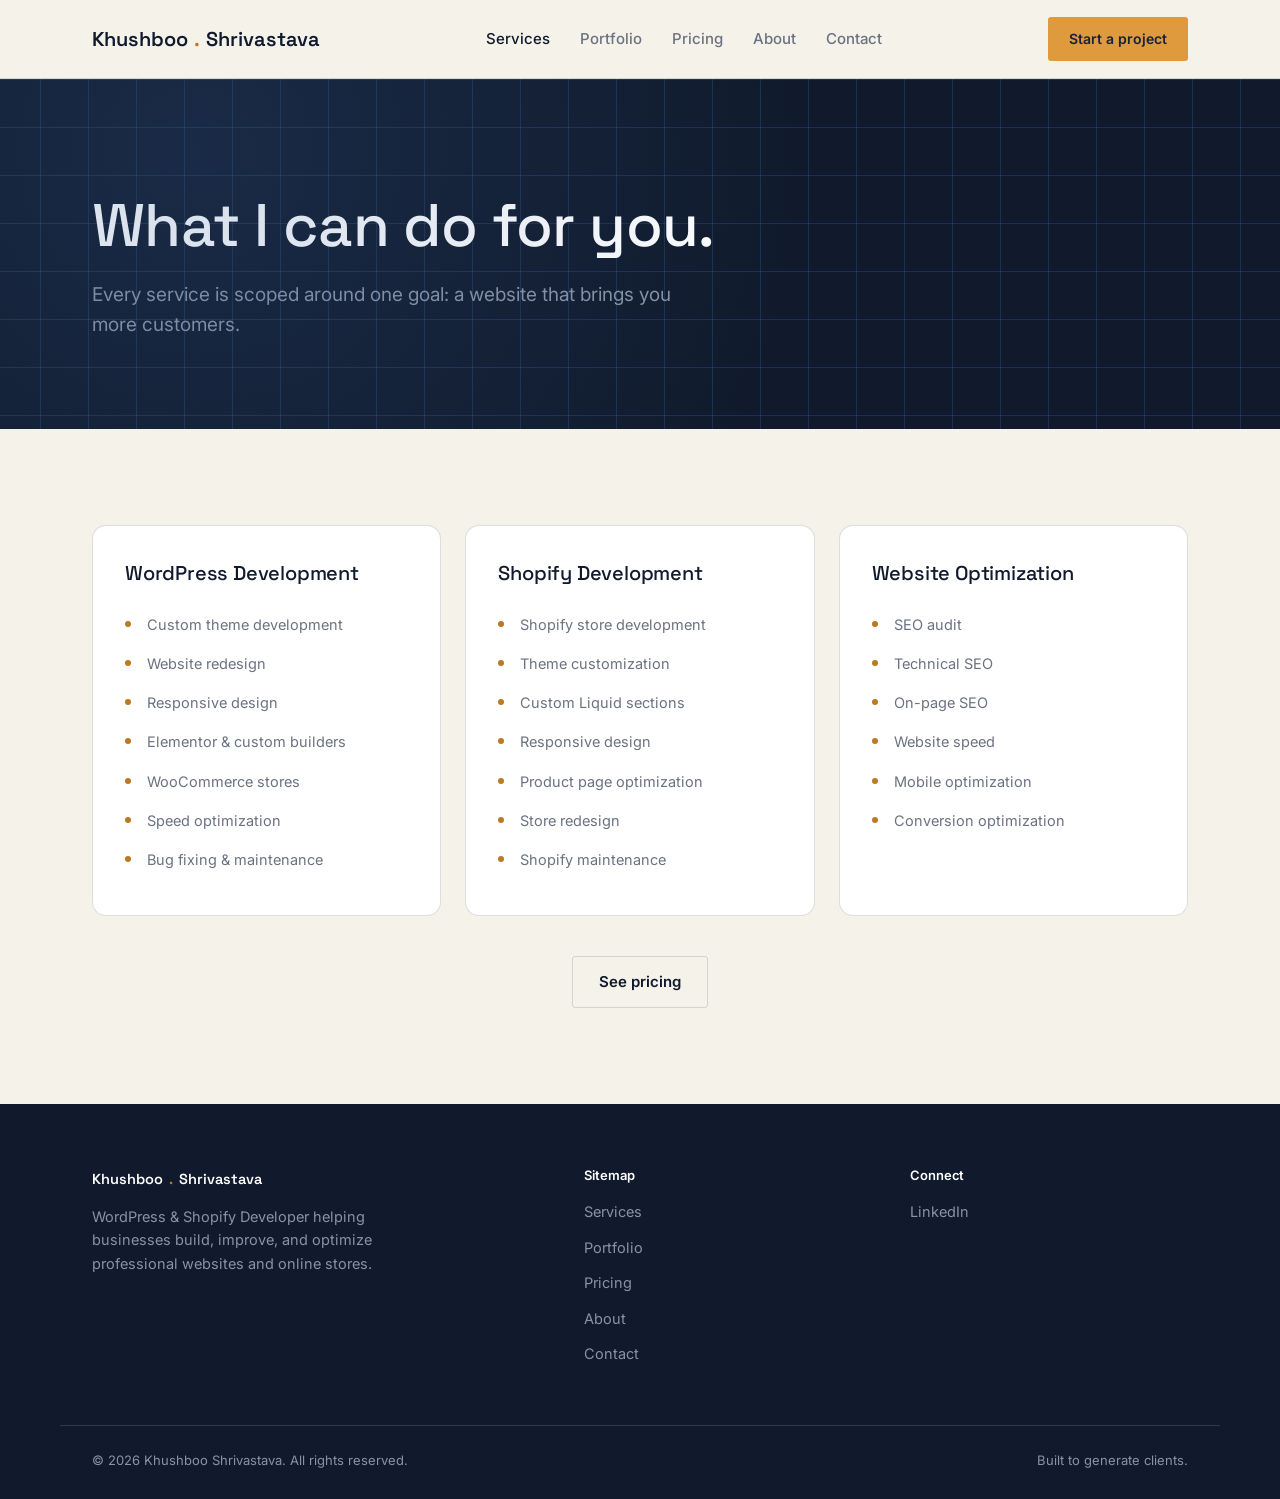
<file: services.html>
<!DOCTYPE html>
<html lang="en">
<head>
  <meta charset="UTF-8" />
  <meta name="viewport" content="width=device-width, initial-scale=1.0" />
  <title>Services | Khushboo Shrivastava</title>
  <meta name="description" content="WordPress development, Shopify development, and website optimization services for growing businesses." />
  <link rel="preconnect" href="https://fonts.googleapis.com">
  <link href="https://fonts.googleapis.com/css2?family=Space+Grotesk:wght@500;600;700&family=Inter:wght@400;500;600&family=IBM+Plex+Mono:wght@400;500&family=Source+Serif+4:opsz,wght@0,8..60,600&display=swap" rel="stylesheet">
  <link rel="stylesheet" href="css/style.css" />
</head>
<body>

  <header class="navbar">
    <div class="container navbar-inner">
      <a href="index.html" class="logo">Khushboo<span class="mark">.</span>Shrivastava</a>
      <nav>
        <ul class="nav-links" id="navLinks">
          <li><a href="services.html" class="active">Services</a></li>
          <li><a href="portfolio.html">Portfolio</a></li>
          <li><a href="pricing.html">Pricing</a></li>
          <li><a href="about.html">About</a></li>
          <!-- <li><a href="blog.html">Blog</a></li> -->
          <li><a href="contact.html">Contact</a></li>
        </ul>
      </nav>
      <button class="nav-toggle" id="navToggle" aria-label="Toggle menu" aria-expanded="false"><span></span><span></span><span></span></button>
      <a href="contact.html" class="btn btn-amber btn-sm">Start a project</a>
    </div>
  </header>

  <main>
    <section class="hero">
      <div class="container">
        <h1>What I can do for you.</h1>
        <p class="lead">Every service is scoped around one goal: a website that brings you more customers.</p>
      </div>
    </section>

    <section class="section">
      <div class="container">
        <div class="cap-grid">
          <div class="cap-item">
            <h3>WordPress Development</h3>
            <ul>
              <li>Custom theme development</li>
              <li>Website redesign</li>
              <li>Responsive design</li>
              <li>Elementor &amp; custom builders</li>
              <li>WooCommerce stores</li>
              <li>Speed optimization</li>
              <li>Bug fixing &amp; maintenance</li>
            </ul>
          </div>
          <div class="cap-item">
            <h3>Shopify Development</h3>
            <ul>
              <li>Shopify store development</li>
              <li>Theme customization</li>
              <li>Custom Liquid sections</li>
              <li>Responsive design</li>
              <li>Product page optimization</li>
              <li>Store redesign</li>
              <li>Shopify maintenance</li>
            </ul>
          </div>
          <div class="cap-item">
            <h3>Website Optimization</h3>
            <ul>
              <li>SEO audit</li>
              <li>Technical SEO</li>
              <li>On-page SEO</li>
              <li>Website speed</li>
              <li>Mobile optimization</li>
              <li>Conversion optimization</li>
            </ul>
          </div>
        </div>
        <p class="center mt-40"><a href="pricing.html" class="btn btn-outline-light">See pricing</a></p>
      </div>
    </section>
  </main>

  <footer class="footer">
    <div class="container footer-grid">
      <div class="footer-brand">
        <a href="index.html" class="logo">Khushboo<span class="mark">.</span>Shrivastava</a>
        <p>WordPress &amp; Shopify Developer helping businesses build, improve, and optimize professional websites and online stores.</p>
      </div>
      <div>
        <h4>Sitemap</h4>
        <ul>
          <li><a href="services.html">Services</a></li>
          <li><a href="portfolio.html">Portfolio</a></li>
          <li><a href="pricing.html">Pricing</a></li>
          <li><a href="about.html">About</a></li>
          <!-- <li><a href="blog.html">Blog</a></li> -->
          <li><a href="contact.html">Contact</a></li>
        </ul>
      </div>
      <div>
        <h4>Connect</h4>
        <ul>
          <li><a href="https://linkedin.com" target="_blank" rel="noopener">LinkedIn</a></li>
          <!-- <li><a href="https://github.com" target="_blank" rel="noopener">GitHub</a></li>
          <li><a href="https://twitter.com" target="_blank" rel="noopener">Twitter</a></li> -->
        </ul>
      </div>
    </div>
    <div class="container footer-bottom">
      <p>&copy; 2026 Khushboo Shrivastava. All rights reserved.</p>
      <p>Built to generate clients.</p>
    </div>
  </footer>

  <script>
    const navToggle = document.getElementById('navToggle');
    const navLinks = document.getElementById('navLinks');
    if (navToggle && navLinks) {
      navToggle.addEventListener('click', () => {
        const isOpen = navLinks.classList.toggle('open');
        navToggle.classList.toggle('open', isOpen);
        navToggle.setAttribute('aria-expanded', isOpen ? 'true' : 'false');
      });
      navLinks.querySelectorAll('a').forEach(link => {
        link.addEventListener('click', () => {
          navLinks.classList.remove('open');
          navToggle.classList.remove('open');
          navToggle.setAttribute('aria-expanded', 'false');
        });
      });
    }
  </script>

</body>
</html>
</file>
<file: css/style.css>
/* =========================================================
   Khushboo Shrivastava — Portfolio (Blueprint concept)
   A web developer "builds" sites — the design borrows the
   language of architectural drafting: fine grid lines, corner
   registration marks, and drawing-number annotations, applied
   only where they carry real meaning (numbered process steps,
   project reference codes, plan pages).
   ========================================================= */

:root {
  --ink: #101A2C;         /* primary dark background */
  --ink-soft: #16223A;    /* secondary dark surface */
  --paper: #F5F2EA;       /* light background */
  --paper-card: #FFFFFF;  /* card surface on paper */
  --line-blue: #3C67A6;   /* blueprint rule / structural color */
  --line-blue-soft: rgba(60, 103, 166, 0.28);
  --amber: #DE9A3C;       /* single accent for actions & emphasis */
  --amber-dark: #B97A22;
  --slate: #8993A4;       /* muted text on dark */
  --slate-on-paper: #6B7280; /* muted text on paper */
  --border-dark: rgba(255, 255, 255, 0.14);
  --border-light: rgba(16, 26, 44, 0.14);

  --font-display: "Space Grotesk", "Inter", sans-serif;
  --font-body: "Inter", sans-serif;
  --font-mono: "IBM Plex Mono", monospace;

  --container: 1160px;
}

* { box-sizing: border-box; }

html { scroll-behavior: smooth; }

body {
  margin: 0;
  background: var(--paper);
  color: var(--ink);
  font-family: var(--font-body);
  font-size: 16px;
  line-height: 1.6;
  -webkit-font-smoothing: antialiased;
}

img { max-width: 100%; display: block; }

a { color: inherit; }

.container {
  max-width: var(--container);
  margin: 0 auto;
  padding: 0 32px;
}

h1, h2, h3, h4 {
  font-family: var(--font-display);
  font-weight: 500;
  line-height: 1.15;
  margin: 0;
  letter-spacing: -0.01em;
}

h1 { font-size: clamp(38px, 5vw, 60px); }
h2 { font-size: clamp(28px, 3.4vw, 38px); }
h3 { font-size: 20px; }

p { margin: 0; }

.lead {
  font-size: 19px;
  color: var(--slate);
  max-width: 620px;
  margin-top: 20px;
}

.lead.on-paper { color: var(--slate-on-paper); }

/* ---------- Drawing label (used sparingly, only for real reference codes) ---------- */
.drawing-no {
  font-family: var(--font-mono);
  font-size: 13px;
  letter-spacing: 0.04em;
  color: var(--amber);
}

.drawing-no.on-paper { color: var(--amber-dark); }

/* ---------- Buttons ---------- */
.btn {
  display: inline-flex;
  align-items: center;
  gap: 8px;
  padding: 13px 26px;
  border-radius: 3px;
  font-family: var(--font-body);
  font-size: 15px;
  font-weight: 600;
  text-decoration: none;
  border: 1px solid transparent;
  cursor: pointer;
  transition: background 0.15s ease, color 0.15s ease, border-color 0.15s ease;
}

.btn-amber {
  background: var(--amber);
  color: #16223A;
}
.btn-amber:hover { background: var(--amber-dark); }

.btn-outline-dark {
  border-color: var(--border-dark);
  color: #fff;
  background: transparent;
}
.btn-outline-dark:hover { border-color: var(--amber); color: var(--amber); }

.btn-outline-light {
  border-color: var(--border-light);
  color: var(--ink);
  background: transparent;
}
.btn-outline-light:hover { border-color: var(--amber-dark); color: var(--amber-dark); }

.btn-ink {
  background: var(--ink);
  color: #fff;
}
.btn-ink:hover { background: var(--ink-soft); }

.btn-sm { padding: 10px 20px; font-size: 14px; }

.text-link {
  font-weight: 600;
  color: var(--amber-dark);
  text-decoration: none;
}
.text-link:hover { text-decoration: underline; }

/* ---------- Navbar ---------- */
.navbar {
  background: var(--paper);
  border-bottom: 1px solid var(--border-light);
  position: sticky;
  top: 0;
  z-index: 20;
}

.navbar-inner {
  display: flex;
  align-items: center;
  justify-content: space-between;
  height: 78px;
}

.logo {
  font-family: var(--font-display);
  font-size: 20px;
  font-weight: 600;
  text-decoration: none;
  color: var(--ink);
  display: flex;
  align-items: baseline;
  gap: 6px;
}

.logo .mark {
  color: var(--amber-dark);
}

.nav-links {
  list-style: none;
  display: flex;
  gap: 30px;
  margin: 0;
  padding: 0;
}

.nav-links a {
  text-decoration: none;
  font-size: 15px;
  color: var(--slate-on-paper);
  font-weight: 500;
}

.nav-links a:hover,
.nav-links a.active { color: var(--ink); }

.nav-toggle {
  display: none;
  background: none;
  border: none;
  padding: 8px;
  cursor: pointer;
  flex-direction: column;
  gap: 5px;
}

.nav-toggle span {
  display: block;
  width: 22px;
  height: 2px;
  background: var(--ink);
  transition: transform 0.2s ease, opacity 0.2s ease;
}

.nav-toggle.open span:nth-child(1) { transform: translateY(7px) rotate(45deg); }
.nav-toggle.open span:nth-child(2) { opacity: 0; }
.nav-toggle.open span:nth-child(3) { transform: translateY(-7px) rotate(-45deg); }

/* ---------- Hero (blueprint panel) ---------- */
.hero {
  background: var(--ink);
  color: #fff;
  position: relative;
  padding: 96px 0 88px;
  overflow: hidden;
  background-image:
    linear-gradient(var(--line-blue-soft) 1px, transparent 1px),
    linear-gradient(90deg, var(--line-blue-soft) 1px, transparent 1px);
  background-size: 48px 48px;
  background-position: center top;
}

.hero::after {
  content: "";
  position: absolute;
  inset: 0;
  background: radial-gradient(circle at 15% 20%, rgba(60,103,166,0.22), transparent 55%);
  pointer-events: none;
}

.hero .container { position: relative; }

.hero h1 { color: #fff; margin-top: 16px; max-width: 780px; }

.hero-actions {
  display: flex;
  gap: 14px;
  margin-top: 36px;
}

/* Corner registration marks — a recurring blueprint device */
.plate {
  position: relative;
  border: 1px solid var(--border-dark);
  padding: 40px;
}

.plate::before,
.plate::after,
.plate .tick-br,
.plate .tick-tr {
  content: "";
  position: absolute;
  width: 16px;
  height: 16px;
  border-color: var(--amber);
  border-style: solid;
}
.plate::before { top: -1px; left: -1px; border-width: 2px 0 0 2px; }
.plate::after { bottom: -1px; left: -1px; border-width: 0 0 2px 2px; }
.plate .tick-tr { top: -1px; right: -1px; border-width: 2px 2px 0 0; }
.plate .tick-br { bottom: -1px; right: -1px; border-width: 0 2px 2px 0; }

.plate-light {
  border-color: var(--border-light);
}
.plate-light::before,
.plate-light::after,
.plate-light .tick-br,
.plate-light .tick-tr { border-color: var(--amber-dark); }

/* ---------- Sections ---------- */
.section {
  padding: 96px 0;
}

.section-tight { padding: 64px 0; }

.section-ink {
  background: var(--ink);
  color: #fff;
}

.section-head {
  max-width: 640px;
  margin-bottom: 56px;
}

.section-head .drawing-no { display: block; margin-bottom: 10px; }

/* ---------- Capability / service cards ---------- */
.cap-grid {
  display: grid;
  grid-template-columns: repeat(3, 1fr);
  gap: 24px;
}

.cap-item {
  background: var(--paper-card);
  border: 1px solid var(--border-light);
  border-radius: 14px;
  padding: 36px 32px;
}

.cap-item h3 { margin-bottom: 20px; }

.cap-item ul {
  margin: 0;
  padding: 0;
  list-style: none;
  color: var(--slate-on-paper);
  font-size: 14.5px;
}

.cap-item li {
  padding: 8px 0 8px 22px;
  position: relative;
}

.cap-item li::before {
  content: "";
  position: absolute;
  left: 0;
  top: 16px;
  width: 6px;
  height: 6px;
  border-radius: 50%;
  background: var(--amber-dark);
}

/* ---------- Process (legitimate numbered sequence) ---------- */
.process-strip {
  display: grid;
  grid-template-columns: repeat(4, 1fr);
  gap: 32px;
}

.process-step .num {
  font-family: var(--font-mono);
  color: var(--amber-dark);
  font-size: 14px;
  margin-bottom: 12px;
  display: block;
}

.process-step h4 {
  font-family: var(--font-display);
  font-size: 17px;
  font-weight: 600;
  margin-bottom: 8px;
}

.process-step p {
  color: var(--slate-on-paper);
  font-size: 14.5px;
}

/* ---------- Project plan cards (portfolio) ---------- */
.plan-grid {
  display: grid;
  grid-template-columns: repeat(3, 1fr);
  gap: 28px;
}

.plan-card {
  border: 1px solid var(--border-light);
  background: var(--paper-card);
  display: flex;
  flex-direction: column;
  text-decoration: none;
  color: var(--ink);
  transition: border-color 0.15s ease;
}

.plan-card:hover { border-color: var(--amber-dark); }

.plan-view {
  aspect-ratio: 4 / 3;
  background:
    linear-gradient(var(--border-light) 1px, transparent 1px),
    linear-gradient(90deg, var(--border-light) 1px, transparent 1px);
  background-size: 20px 20px;
  background-color: #FBFAF6;
  display: flex;
  align-items: center;
  justify-content: center;
  border-bottom: 1px solid var(--border-light);
}

.plan-view span {
  font-family: var(--font-mono);
  font-size: 13px;
  color: var(--slate-on-paper);
  letter-spacing: 0.03em;
}

.plan-title-block {
  padding: 18px 20px;
  border-top: 1px solid var(--border-light);
  display: flex;
  justify-content: space-between;
  align-items: baseline;
  font-family: var(--font-mono);
  font-size: 12px;
  color: var(--slate-on-paper);
}

.plan-card h3 {
  padding: 20px 20px 4px;
  font-size: 18px;
}

.plan-card p.desc {
  padding: 0 20px;
  color: var(--slate-on-paper);
  font-size: 14px;
  flex-grow: 1;
}

/* ---------- Pricing cards ---------- */
.price-grid {
  display: grid;
  grid-template-columns: repeat(3, 1fr);
  gap: 24px;
}

.price-card {
  border: 1px solid var(--border-light);
  background: var(--paper-card);
  padding: 32px;
  display: flex;
  flex-direction: column;
}

.price-tag {
  font-family: var(--font-mono);
  color: var(--amber-dark);
  font-size: 13px;
  margin-bottom: 10px;
}

.price-card h3 { margin-bottom: 8px; }

.price-card-sub {
  color: var(--slate-on-paper);
  font-size: 14px;
  margin-bottom: 22px;
}

.price-section-label {
  font-size: 12px;
  font-weight: 600;
  color: var(--ink);
  margin: 18px 0 8px;
}

.check-list, .addon-list {
  list-style: none;
  margin: 0;
  padding: 0;
  font-size: 14px;
  color: var(--slate-on-paper);
}

.check-list li, .addon-list li {
  padding: 4px 0 4px 20px;
  position: relative;
}

.check-list li::before {
  content: "";
  position: absolute;
  left: 0;
  top: 12px;
  width: 8px;
  height: 1px;
  background: var(--amber-dark);
}

.addon-list li::before {
  content: "";
  position: absolute;
  left: 0;
  top: 12px;
  width: 8px;
  height: 1px;
  background: var(--border-light);
  border: 1px dashed var(--slate-on-paper);
  border-width: 0 0 1px 0;
}

.price-card .btn { margin-top: 24px; align-self: flex-start; }

/* ---------- CTA band ---------- */
.cta-band {
  background: #19243a;
  color: #fff;
  padding: 80px 0;
  text-align: left;
}

.cta-band h2 { color: #fff; }
.cta-band .lead { color: var(--slate); }
.cta-band .btn { margin-top: 32px; }

/* ---------- About page ---------- */
.about-grid {
  display: grid;
  grid-template-columns: 1.3fr 1fr;
  gap: 56px;
  align-items: start;
}

.about-copy p {
  color: var(--slate-on-paper);
  font-size: 17px;
  margin-bottom: 20px;
}

.facts-plate {
  padding: 32px;
}

.facts-plate h3 { margin-bottom: 20px; }

/* ---------- Contact page ---------- */
.contact-grid {
  display: grid;
  grid-template-columns: 1.1fr 0.9fr;
  gap: 48px;
  align-items: start;
}

.form-plate { padding: 36px; }

.form-grid {
  display: grid;
  grid-template-columns: 1fr 1fr;
  gap: 20px;
}

.form-grid .full { grid-column: 1 / -1; }

label {
  display: block;
  font-size: 14px;
  font-weight: 600;
  margin-bottom: 6px;
}

input, select, textarea {
  width: 100%;
  padding: 12px 14px;
  border: 1px solid var(--border-light);
  border-radius: 3px;
  font-family: var(--font-body);
  font-size: 15px;
  color: var(--ink);
  background: #fff;
}

input:focus, select:focus, textarea:focus {
  outline: none;
  border-color: var(--amber-dark);
}

textarea { resize: vertical; }

.info-item {
  display: flex;
  gap: 16px;
  margin-bottom: 26px;
}

.info-icon {
  width: 42px;
  height: 42px;
  flex-shrink: 0;
  border: 1px solid var(--border-light);
  color: var(--amber-dark);
  display: flex;
  align-items: center;
  justify-content: center;
}

.info-icon svg { width: 18px; height: 18px; }

.info-item h4 {
  font-family: var(--font-display);
  font-size: 16px;
  font-weight: 600;
  margin-bottom: 3px;
}

.info-item p {
  font-size: 14px;
  color: var(--slate-on-paper);
}

/* ---------- Blog ---------- */
.post-grid {
  display: grid;
  grid-template-columns: repeat(3, 1fr);
  gap: 28px;
}

.post-card {
  border: 1px solid var(--border-light);
  padding: 26px;
  background: var(--paper-card);
}

.post-card .drawing-no { display: block; margin-bottom: 12px; }
.post-card h3 { margin-bottom: 10px; }
.post-card p.desc { color: var(--slate-on-paper); font-size: 14.5px; }

/* ---------- Footer ---------- */
.footer {
  background: var(--ink);
  color: var(--slate);
  padding: 64px 0 28px;
}

.footer-grid {
  display: grid;
  grid-template-columns: 1.6fr 1fr 1fr;
  gap: 48px;
  padding-bottom: 48px;
  border-bottom: 1px solid var(--border-dark);
}

.footer-brand .logo { color: #fff; margin-bottom: 14px; }
.footer-brand p { max-width: 320px; font-size: 14.5px; }

.footer h4 {
  font-family: var(--font-body);
  font-size: 13px;
  font-weight: 600;
  color: #fff;
  margin-bottom: 16px;
}

.footer ul { list-style: none; margin: 0; padding: 0; }
.footer li { margin-bottom: 10px; }
.footer a { text-decoration: none; color: var(--slate); font-size: 14.5px; }
.footer a:hover { color: var(--amber); }

.footer-bottom {
  display: flex;
  justify-content: space-between;
  padding-top: 24px;
  font-size: 13px;
  color: var(--slate);
}

/* ---------- Exact reference services-section clone ---------- */
.ref-services {
  --ref-primary: #177e70;
  --ref-card: #ffffff;
  --ref-muted: #6b6879;
  --ref-border: #ddd9e2;
}

.ref-eyebrow {
  font-family: var(--font-body);
  font-size: 12px;
  font-weight: 600;
  text-transform: uppercase;
  letter-spacing: 0.2em;
  color: var(--ref-primary);
  margin-bottom: 20px;
}

.ref-heading {
  font-family: "Source Serif 4", Georgia, serif;
  font-size: 38px;
  font-weight: 600;
  color: #1a1a1a;
  margin-bottom: 16px;
}

.ref-lead {
  font-size: 18px;
  color: var(--ref-muted);
  max-width: 600px;
  margin-bottom: 56px;
  line-height: 1.6;
}

.ref-card-grid {
  display: grid;
  grid-template-columns: repeat(auto-fit, minmax(300px, 1fr));
  gap: 28px;
  margin-bottom: 48px;
}

.ref-card {
  background: var(--ref-card);
  border: 1px solid var(--ref-border);
  border-radius: 16px;
  padding: 32px;
  transition: border-color 0.2s;
}

.ref-card:hover { border-color: var(--ref-primary); }

.ref-card h3 {
  font-family: "Source Serif 4", Georgia, serif;
  font-size: 24px;
  font-weight: 600;
  color: #1a1a1a;
  margin-bottom: 20px;
}

.ref-check-list {
  list-style: none;
  margin: 0;
  padding: 0;
}

.ref-check-list li {
  padding: 6px 0 6px 20px;
  position: relative;
  font-size: 14px;
  color: var(--ref-muted);
}

.ref-check-list li::before {
  content: "";
  position: absolute;
  left: 0;
  top: 15px;
  width: 6px;
  height: 6px;
  border-radius: 50%;
  background: var(--ref-primary);
}

.ref-text-link {
  font-weight: 600;
  color: var(--ref-primary);
  text-decoration: none;
  font-family: var(--font-body);
}
.ref-text-link:hover { text-decoration: underline; }

/* ---------- Utilities ---------- */
.center { text-align: center; }
.mt-40 { margin-top: 40px; }

/* ---------- Responsive ---------- */
@media (max-width: 960px) {
  .cap-grid { grid-template-columns: 1fr; }
  .process-strip { grid-template-columns: 1fr 1fr; }
  .plan-grid { grid-template-columns: 1fr 1fr; }
  .price-grid { grid-template-columns: 1fr 1fr; }
  .about-grid, .contact-grid { grid-template-columns: 1fr; }
  .footer-grid { grid-template-columns: 1fr 1fr; }
}

@media (max-width: 860px) {
  .nav-toggle { display: flex; }
  .navbar-inner > .btn { display: none; }

  .nav-links {
    display: none;
    position: absolute;
    top: 78px;
    left: 0;
    right: 0;
    flex-direction: column;
    gap: 0;
    background: var(--paper);
    border-bottom: 1px solid var(--border-light);
    padding: 8px 32px 20px;
  }

  .nav-links.open { display: flex; }

  .nav-links li { width: 100%; }

  .nav-links a {
    display: block;
    padding: 14px 0;
    border-top: 1px solid var(--border-light);
  }

  .nav-links li:first-child a { border-top: none; }
}

@media (max-width: 640px) {
  .process-strip, .plan-grid, .price-grid { grid-template-columns: 1fr; }
  .form-grid { grid-template-columns: 1fr; }
  .footer-grid { grid-template-columns: 1fr; }
  .hero { padding: 64px 0 56px; }
  .section { padding: 64px 0; }
}
</file>
